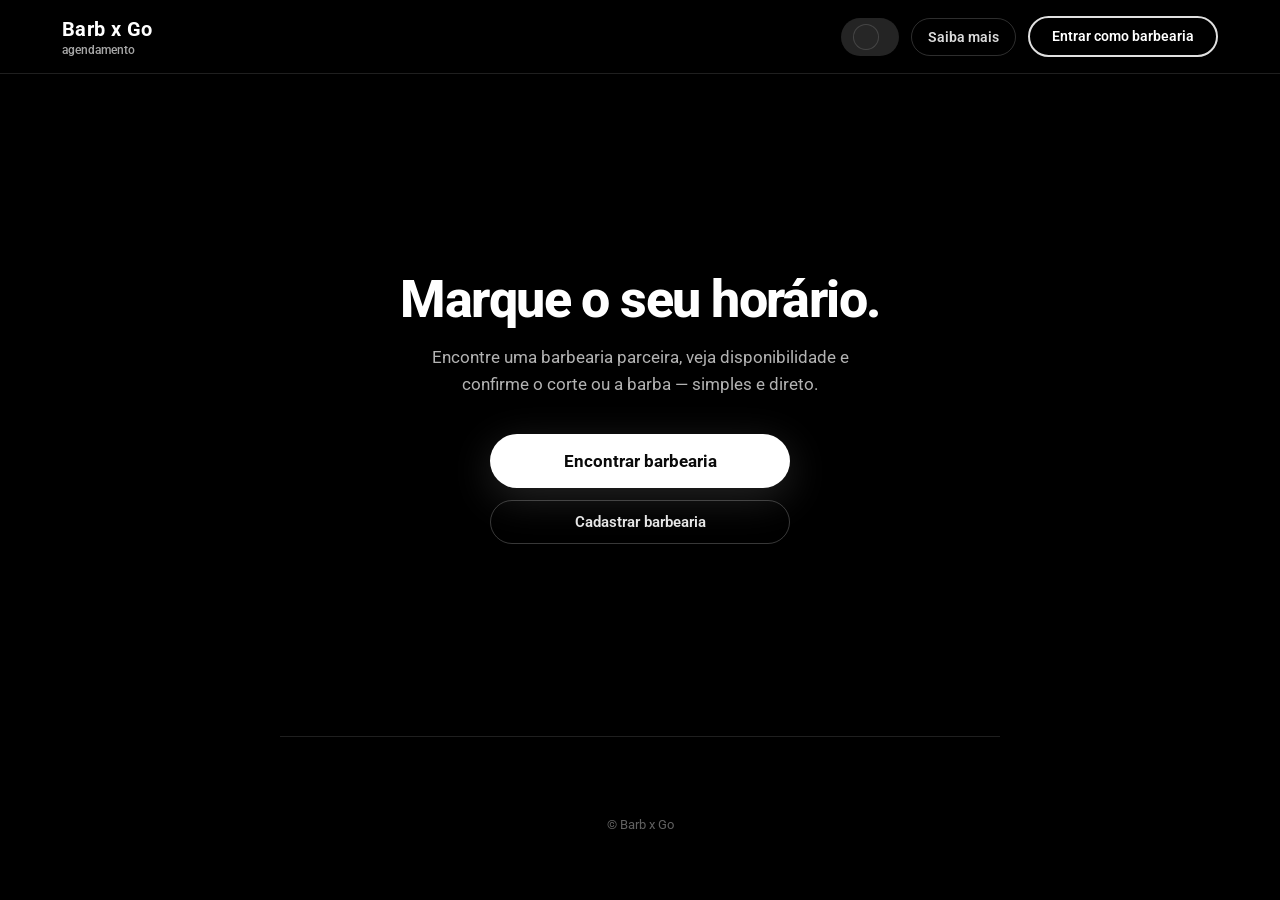
<file: index.html>
<!doctype html>
<html lang="pt-BR">
  <head>
    <meta charset="utf-8" />
    <meta name="viewport" content="width=device-width, initial-scale=1" />
    <title>Barb x Go</title>
    <link rel="preconnect" href="https://fonts.googleapis.com" />
    <link rel="preconnect" href="https://fonts.gstatic.com" crossorigin />
    <link
      href="https://fonts.googleapis.com/css2?family=Roboto:wght@400;500;700&display=swap"
      rel="stylesheet"
    />
    <!-- GitHub Pages (/(root)): o site real está em /public -->
    <link rel="stylesheet" href="./public/styles.css" />
    <script src="./public/schedule-engine.js"></script>
    <script src="./public/api.js"></script>
  </head>
  <body class="layout-landing">
    <header class="top-bar" id="siteHeader">
      <div class="top-bar-inner">
        <a href="./" class="brand" id="brandLink">
          <span class="brand-mark">Barb x Go</span>
          <span class="brand-sub">agendamento</span>
        </a>
        <div class="top-bar-right">
          <span id="shopBadge" class="shop-badge" hidden>
            <span class="shop-badge-avatar avatar-circle avatar-circle--sm" aria-hidden="true"></span>
            <span id="shopBadgeText"></span>
          </span>
          <a href="./public/about/" id="btnAbout" class="btn btn-landing-header-link">Saiba mais</a>
          <button type="button" id="btnLoginShop" class="btn btn-landing-header-login">
            <span class="btn-login-long">Entrar como barbearia</span>
            <span class="btn-login-short">Entrar</span>
          </button>
        </div>
      </div>
    </header>

    <main class="main">
      <!-- Página inicial: dono ou cliente -->
      <section id="homeLanding" class="landing-hero landing-page">
        <div id="landingHeroBlock" class="landing-hero-center">
          <h1 class="landing-hero-title">Marque o seu horário.</h1>
          <p class="landing-hero-tagline">
            Encontre uma barbearia parceira, veja disponibilidade e confirme o corte ou a barba — simples
            e direto.
          </p>
          <button type="button" id="btnFindShop" class="btn btn-landing-hero-cta">
            Encontrar barbearia
          </button>
          <button type="button" id="btnHeroRegisterShop" class="btn btn-landing-hero-secondary">
            Cadastrar barbearia
          </button>
        </div>

        <div id="loginCard" class="login-card landing-panel" hidden>
          <h2 class="subsection-title" id="loginCardTitle">Login da barbearia</h2>

          <div id="ownerLoginBlock">
            <label class="field">
              <span class="field-label">E-mail</span>
              <input id="ownerEmail" type="email" autocomplete="username" />
            </label>
            <label class="field">
              <span class="field-label">Senha</span>
              <input id="ownerPassword" type="password" autocomplete="current-password" />
            </label>
            <div class="row landing-login-row-main">
              <button type="button" id="ownerLoginSubmit" class="btn btn-filled">Entrar</button>
              <button type="button" id="ownerRecoverPasswordBtn" class="btn btn-landing-header-link landing-login-link">
                Recuperar senha
              </button>
            </div>
            <div class="landing-login-row-back">
              <button type="button" id="ownerLoginCancel" class="btn btn-outline btn-landing-login-back">
                Voltar
              </button>
            </div>
          </div>

          <div id="ownerRegisterBlock" hidden>
            <p class="muted owner-register-hint">
              Use o código de liberação que recebeu por e-mail. Cada cadastro na web gera um código novo —
              só quem receber o código atual consegue registar. O endereço pode ser preenchido depois, em
              «Localização», no painel.
            </p>
            <label class="field">
              <span class="field-label">Código de liberação</span>
              <input id="ownerRegCode" type="text" autocomplete="off" />
            </label>
            <label class="field">
              <span class="field-label">E-mail</span>
              <input id="ownerRegEmail" type="email" autocomplete="email" />
            </label>
            <label class="field">
              <span class="field-label">Senha</span>
              <input id="ownerRegPassword" type="password" autocomplete="new-password" minlength="6" />
            </label>
            <label class="field">
              <span class="field-label">Confirmar senha</span>
              <input id="ownerRegPasswordConfirm" type="password" autocomplete="new-password" minlength="6" />
            </label>
            <label class="field">
              <span class="field-label">Nome da barbearia</span>
              <input id="ownerRegShopName" type="text" autocomplete="organization" />
            </label>
            <label class="field">
              <span class="field-label">Telefone</span>
              <input id="ownerRegPhone" type="tel" autocomplete="tel" />
            </label>
            <div class="row landing-login-actions">
              <button type="button" id="ownerRegisterSubmit" class="btn btn-filled">Criar conta</button>
              <button type="button" id="ownerRegisterBackBtn" class="btn btn-outline">Voltar ao login</button>
            </div>
          </div>
        </div>

        <div id="findStub" class="find-stub landing-panel card-inner" hidden>
          <h2 class="subsection-title">Encontrar barbearia</h2>
          <p class="muted find-shop-intro">
            <strong>Por nome:</strong> pelo menos duas letras e <strong>Procurar</strong>.
            <strong>Perto de si:</strong> use a sua localização (o navegador pede permissão) e veja
            barbearias com endereço no mapa até ao raio escolhido.
          </p>
          <form id="findShopForm" class="find-shop-form">
            <label class="field find-shop-field">
              <span class="field-label">Nome da barbearia</span>
              <input
                id="findShopQuery"
                type="search"
                name="q"
                autocomplete="organization"
                placeholder="Ex.: JaBarber, cortes…"
                maxlength="80"
              />
            </label>
            <button type="submit" class="btn btn-filled find-shop-submit">Procurar</button>
          </form>
          <div class="find-shop-nearby">
            <label class="field find-shop-radius-field">
              <span class="field-label">Raio</span>
              <select id="findNearbyRadius" class="find-shop-radius">
                <option value="10">10 km</option>
                <option value="25">25 km</option>
                <option value="40" selected>40 km</option>
              </select>
            </label>
            <button type="button" id="findNearbyBtn" class="btn btn-outline find-nearby-btn">
              Usar a minha localização
            </button>
          </div>
          <p id="findShopStatus" class="muted find-shop-status" role="status" aria-live="polite"></p>
          <div id="findShopResults" class="find-shop-results" hidden></div>
          <button type="button" id="findStubBack" class="btn btn-outline find-shop-back">Voltar</button>
        </div>

        <div class="landing-extra landing-footer-info">
          <p class="landing-copyright">© Barb x Go</p>
        </div>

        <div id="homeStatus" class="msg landing-status-msg" role="status" aria-live="polite"></div>
      </section>
    </main>

    <noscript>Ative o JavaScript para usar o Barb x Go.</noscript>
    <script src="./public/app-rest.js?v=20260501"></script>
  </body>
</html>
</file>
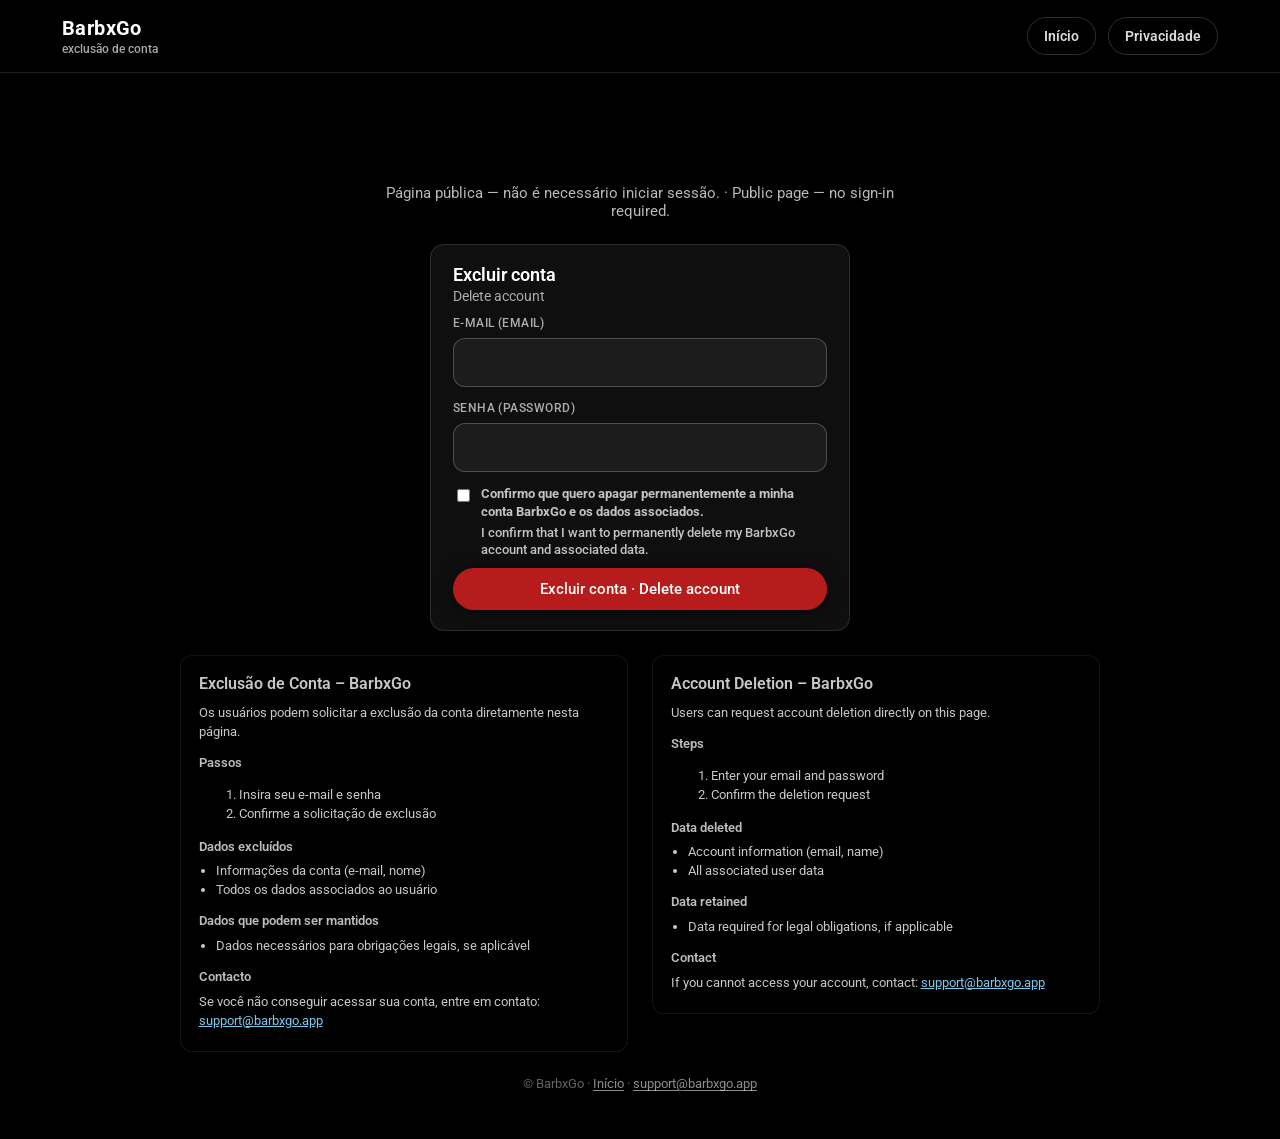
<file: public/DeleteAccount/index.html>
<!doctype html>
<html lang="pt-BR">
  <head>
    <meta charset="utf-8" />
    <meta name="viewport" content="width=device-width, initial-scale=1" />
    <meta name="theme-color" content="#000000" />
    <link rel="icon" type="image/png" href="../favicon.png" sizes="512x512" />
    <link rel="apple-touch-icon" href="../favicon.png" />
    <link rel="manifest" href="../site.webmanifest" />
    <title>Exclusão de conta · BarbxGo</title>
    <meta
      name="description"
      content="BarbxGo — solicitar exclusão permanente da conta e dos dados associados (PT/EN)."
    />
    <link rel="preconnect" href="https://fonts.googleapis.com" />
    <link rel="preconnect" href="https://fonts.gstatic.com" crossorigin />
    <link
      href="https://fonts.googleapis.com/css2?family=Roboto:wght@400;500;700&display=swap"
      rel="stylesheet"
    />
    <link rel="stylesheet" href="../styles.css" />
    <script src="../api.js"></script>
  </head>
  <body class="layout-landing delete-account-page">
    <header class="top-bar" id="siteHeader">
      <div class="top-bar-inner">
        <a href="../../" class="brand" id="brandLink">
          <span class="brand-mark">BarbxGo</span>
          <span class="brand-sub">exclusão de conta</span>
        </a>
        <div class="top-bar-right">
          <a href="../../" class="btn btn-landing-header-link">Início</a>
          <a href="../../privacy/" class="btn btn-landing-header-link">Privacidade</a>
        </div>
      </div>
    </header>

    <main class="main">
      <section class="landing-page about-page">
        <div class="landing-hero-center about-hero" style="padding-bottom: 0.5rem">
          <p class="delete-account-lead" style="max-width: 36rem; margin-left: auto; margin-right: auto">
            <span lang="pt-BR">Página pública — não é necessário iniciar sessão.</span>
            <span class="landing-copyright-sep" aria-hidden="true"> · </span>
            <span lang="en">Public page — no sign-in required.</span>
          </p>
        </div>

        <div class="delete-account-wrap">
          <form id="deleteAccountForm" class="delete-account-card" novalidate>
            <h1 class="subsection-title" style="margin-top: 0; font-size: 1.1rem">
              <span lang="pt-BR">Excluir conta</span>
              <span class="muted" style="font-weight: 400; display: block; font-size: 0.85rem; margin-top: 0.2rem">
                <span lang="en">Delete account</span>
              </span>
            </h1>

            <label class="field">
              <span class="field-label">E-mail <span lang="en">(email)</span></span>
              <input
                id="delEmail"
                name="email"
                type="email"
                autocomplete="username"
                required
                maxlength="320"
              />
            </label>
            <label class="field">
              <span class="field-label">Senha <span lang="en">(password)</span></span>
              <input
                id="delPassword"
                name="password"
                type="password"
                autocomplete="current-password"
                required
                minlength="1"
                maxlength="200"
              />
            </label>

            <label class="delete-account-confirm-row">
              <input id="delConfirm" type="checkbox" required />
              <span>
                <strong lang="pt-BR">Confirmo que quero apagar permanentemente a minha conta BarbxGo e os dados associados.</strong>
                <span lang="en" style="display: block; margin-top: 0.25rem; font-weight: 500">
                  I confirm that I want to permanently delete my BarbxGo account and associated data.
                </span>
              </span>
            </label>

            <button type="submit" id="delSubmit" class="btn btn-filled btn-delete-submit">
              Excluir conta · Delete account
            </button>
          </form>

          <div id="delMsg" class="delete-account-msg" role="status" aria-live="polite" hidden></div>

          <div class="delete-account-lang-toolbar" style="text-align: center; margin: 0.5rem 0 0">
            <span class="muted" style="font-size: 0.78rem">PT / EN</span>
            <div style="margin-top: 0.35rem">
              <button type="button" class="btn btn-outline btn-sm" id="tabShowBoth" style="margin: 0 4px">
                Ambos / Both
              </button>
              <button type="button" class="btn btn-outline btn-sm" id="tabShowPt" style="margin: 0 4px">PT</button>
              <button type="button" class="btn btn-outline btn-sm" id="tabShowEn" style="margin: 0 4px">EN</button>
            </div>
          </div>

          <div id="langGrid" class="delete-account-lang-grid" data-view="both">
            <div class="delete-account-lang-col delete-account-lang-col--pt" id="colPt" lang="pt-BR">
              <h2>Exclusão de Conta – BarbxGo</h2>
              <p>
                Os usuários podem solicitar a exclusão da conta diretamente nesta página.
              </p>
              <h3>Passos</h3>
              <ol>
                <li>Insira seu e-mail e senha</li>
                <li>Confirme a solicitação de exclusão</li>
              </ol>
              <h3>Dados excluídos</h3>
              <ul>
                <li>Informações da conta (e-mail, nome)</li>
                <li>Todos os dados associados ao usuário</li>
              </ul>
              <h3>Dados que podem ser mantidos</h3>
              <ul>
                <li>Dados necessários para obrigações legais, se aplicável</li>
              </ul>
              <h3>Contacto</h3>
              <p>
                Se você não conseguir acessar sua conta, entre em contato:
                <a href="mailto:support@barbxgo.app">support@barbxgo.app</a>
              </p>
            </div>

            <div class="delete-account-lang-col delete-account-lang-col--en" id="colEn" lang="en">
              <h2>Account Deletion – BarbxGo</h2>
              <p>Users can request account deletion directly on this page.</p>
              <h3>Steps</h3>
              <ol>
                <li>Enter your email and password</li>
                <li>Confirm the deletion request</li>
              </ol>
              <h3>Data deleted</h3>
              <ul>
                <li>Account information (email, name)</li>
                <li>All associated user data</li>
              </ul>
              <h3>Data retained</h3>
              <ul>
                <li>Data required for legal obligations, if applicable</li>
              </ul>
              <h3>Contact</h3>
              <p>
                If you cannot access your account, contact:
                <a href="mailto:support@barbxgo.app">support@barbxgo.app</a>
              </p>
            </div>
          </div>

          <p class="landing-copyright" style="margin-top: 1.5rem">
            © BarbxGo · <a href="../../">Início</a>
            <span class="landing-copyright-sep" aria-hidden="true"> · </span>
            <a href="mailto:support@barbxgo.app">support@barbxgo.app</a>
          </p>
        </div>
      </section>
    </main>

    <style>
      #langGrid[data-view="pt"] .delete-account-lang-col--en {
        display: none;
      }
      #langGrid[data-view="en"] .delete-account-lang-col--pt {
        display: none;
      }
      @media (min-width: 720px) {
        .delete-account-lang-toolbar {
          display: none;
        }
        #langGrid .delete-account-lang-col--pt,
        #langGrid .delete-account-lang-col--en {
          display: block !important;
        }
      }
    </style>

    <script>
      (function () {
        var grid = document.getElementById("langGrid");
        function setView(v) {
          if (!grid) return;
          grid.setAttribute("data-view", v);
        }
        var bBoth = document.getElementById("tabShowBoth");
        var bPt = document.getElementById("tabShowPt");
        var bEn = document.getElementById("tabShowEn");
        if (bBoth) bBoth.addEventListener("click", function () { setView("both"); });
        if (bPt) bPt.addEventListener("click", function () { setView("pt"); });
        if (bEn) bEn.addEventListener("click", function () { setView("en"); });

        var form = document.getElementById("deleteAccountForm");
        var msg = document.getElementById("delMsg");
        var btn = document.getElementById("delSubmit");

        function clearMsg() {
          if (!msg) return;
          msg.hidden = true;
          msg.textContent = "";
          msg.className = "delete-account-msg";
        }

        function showErr(textPt, textEn, withResetHint) {
          if (!msg) return;
          msg.hidden = false;
          msg.className = "delete-account-msg err";
          msg.innerHTML = "";
          var p1 = document.createElement("p");
          p1.lang = "pt-BR";
          p1.textContent = textPt;
          msg.appendChild(p1);
          var p2 = document.createElement("p");
          p2.lang = "en";
          p2.style.marginTop = "0.35rem";
          p2.textContent = textEn;
          msg.appendChild(p2);
          if (withResetHint) {
            var mail =
              "mailto:support@barbxgo.app?subject=" +
              encodeURIComponent("BarbxGo — redefinição de senha / password reset");
            var p3 = document.createElement("p");
            p3.lang = "pt-BR";
            p3.style.marginTop = "0.5rem";
            p3.appendChild(document.createTextNode("Esqueceu a senha ou não consegue entrar? Envie e-mail para "));
            var a = document.createElement("a");
            a.href = mail;
            a.textContent = "support@barbxgo.app";
            p3.appendChild(a);
            p3.appendChild(document.createTextNode(" para redefinição ou ajuda com acesso."));
            msg.appendChild(p3);
            var p4 = document.createElement("p");
            p4.lang = "en";
            p4.style.marginTop = "0.35rem";
            p4.appendChild(document.createTextNode("EN: Forgot your password or cannot sign in? Email "));
            var a2 = document.createElement("a");
            a2.href = mail;
            a2.textContent = "support@barbxgo.app";
            p4.appendChild(a2);
            p4.appendChild(document.createTextNode(" for a reset link or access help."));
            msg.appendChild(p4);
          }
        }

        function showOk() {
          if (!msg) return;
          msg.hidden = false;
          msg.className = "delete-account-msg ok";
          msg.innerHTML = "";
          var p1 = document.createElement("p");
          p1.lang = "pt-BR";
          p1.textContent =
            "Conta BarbxGo eliminada com sucesso. Os dados associados foram apagados, salvo o que a lei exija manter.";
          msg.appendChild(p1);
          var p2 = document.createElement("p");
          p2.lang = "en";
          p2.style.marginTop = "0.35rem";
          p2.textContent =
            "Your BarbxGo account was deleted. Associated data has been removed, except where we must retain it by law.";
          msg.appendChild(p2);
        }

        if (form && window.NaReguaApi && typeof NaReguaApi.deleteAccount === "function") {
          form.addEventListener("submit", function (e) {
            e.preventDefault();
            clearMsg();
            var email = (document.getElementById("delEmail") && document.getElementById("delEmail").value) || "";
            var password =
              (document.getElementById("delPassword") && document.getElementById("delPassword").value) || "";
            var chk = document.getElementById("delConfirm");
            if (!email.trim() || !password) {
              showErr("Preencha e-mail e senha.", "Please enter email and password.", false);
              return;
            }
            if (!chk || !chk.checked) {
              showErr(
                "Marque a confirmação para prosseguir.",
                "Please check the confirmation box to proceed.",
                false
              );
              return;
            }
            if (btn) btn.disabled = true;
            NaReguaApi.deleteAccount(email, password)
              .then(function () {
                try {
                  if (typeof NaReguaApi.setOwnerToken === "function") NaReguaApi.setOwnerToken("");
                } catch (_e) {}
                form.reset();
                showOk();
              })
              .catch(function (err) {
                var status = err && err.status;
                var wrong = status === 401 || status === 403 || status === 404;
                var m = (err && err.message) || "";
                if (wrong) {
                  showErr(
                    "Credenciais incorretas ou conta não encontrada. Verifique o e-mail e a senha.",
                    "Incorrect credentials or account not found. Check your email and password.",
                    true
                  );
                } else {
                  showErr(
                    "Não foi possível concluir a exclusão agora: " + m + " Se o problema continuar, contacte support@barbxgo.app.",
                    "We could not complete deletion right now: " +
                      m +
                      " If this persists, contact support@barbxgo.app.",
                    true
                  );
                }
              })
              .finally(function () {
                if (btn) btn.disabled = false;
              });
          });
        } else if (form) {
          form.addEventListener("submit", function (e) {
            e.preventDefault();
            showErr(
              "Erro de configuração: API indisponível nesta página.",
              "Configuration error: API not available on this page.",
              true
            );
          });
        }
      })();
    </script>
  </body>
</html>
</file>
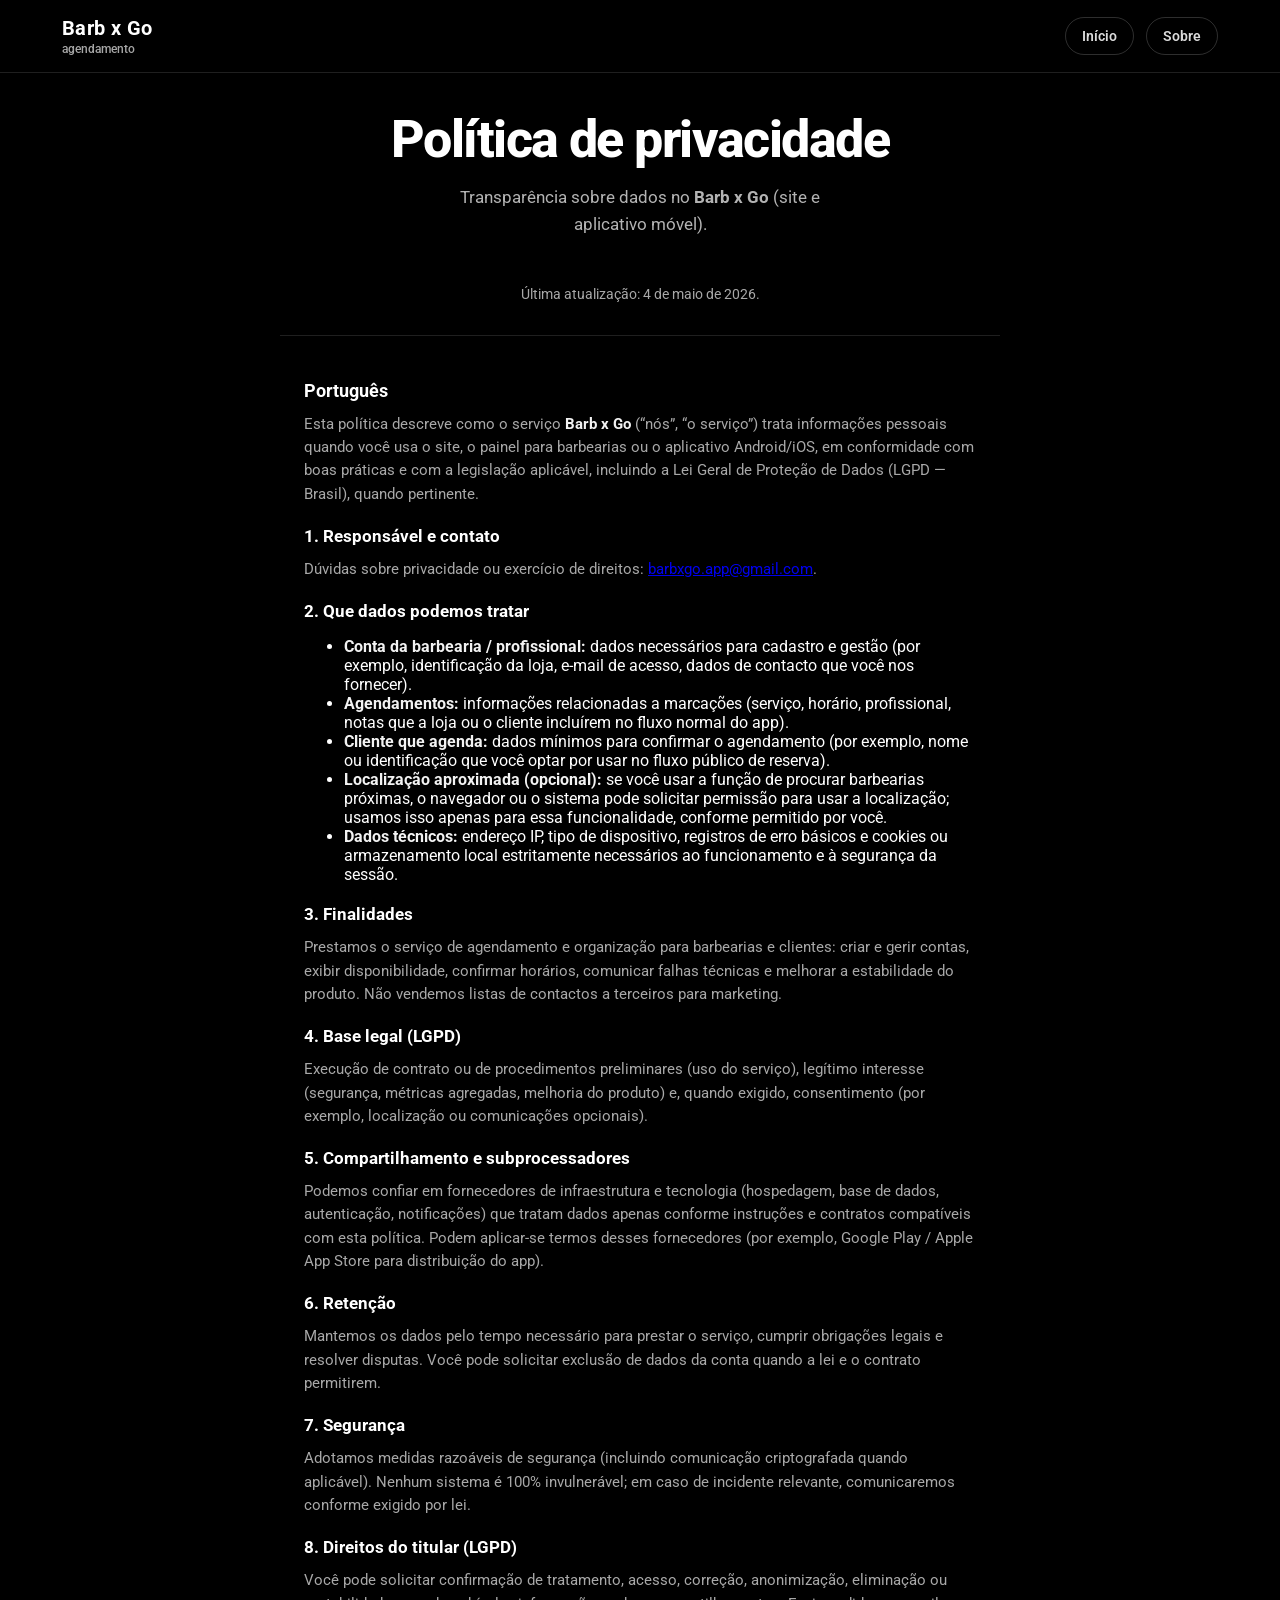
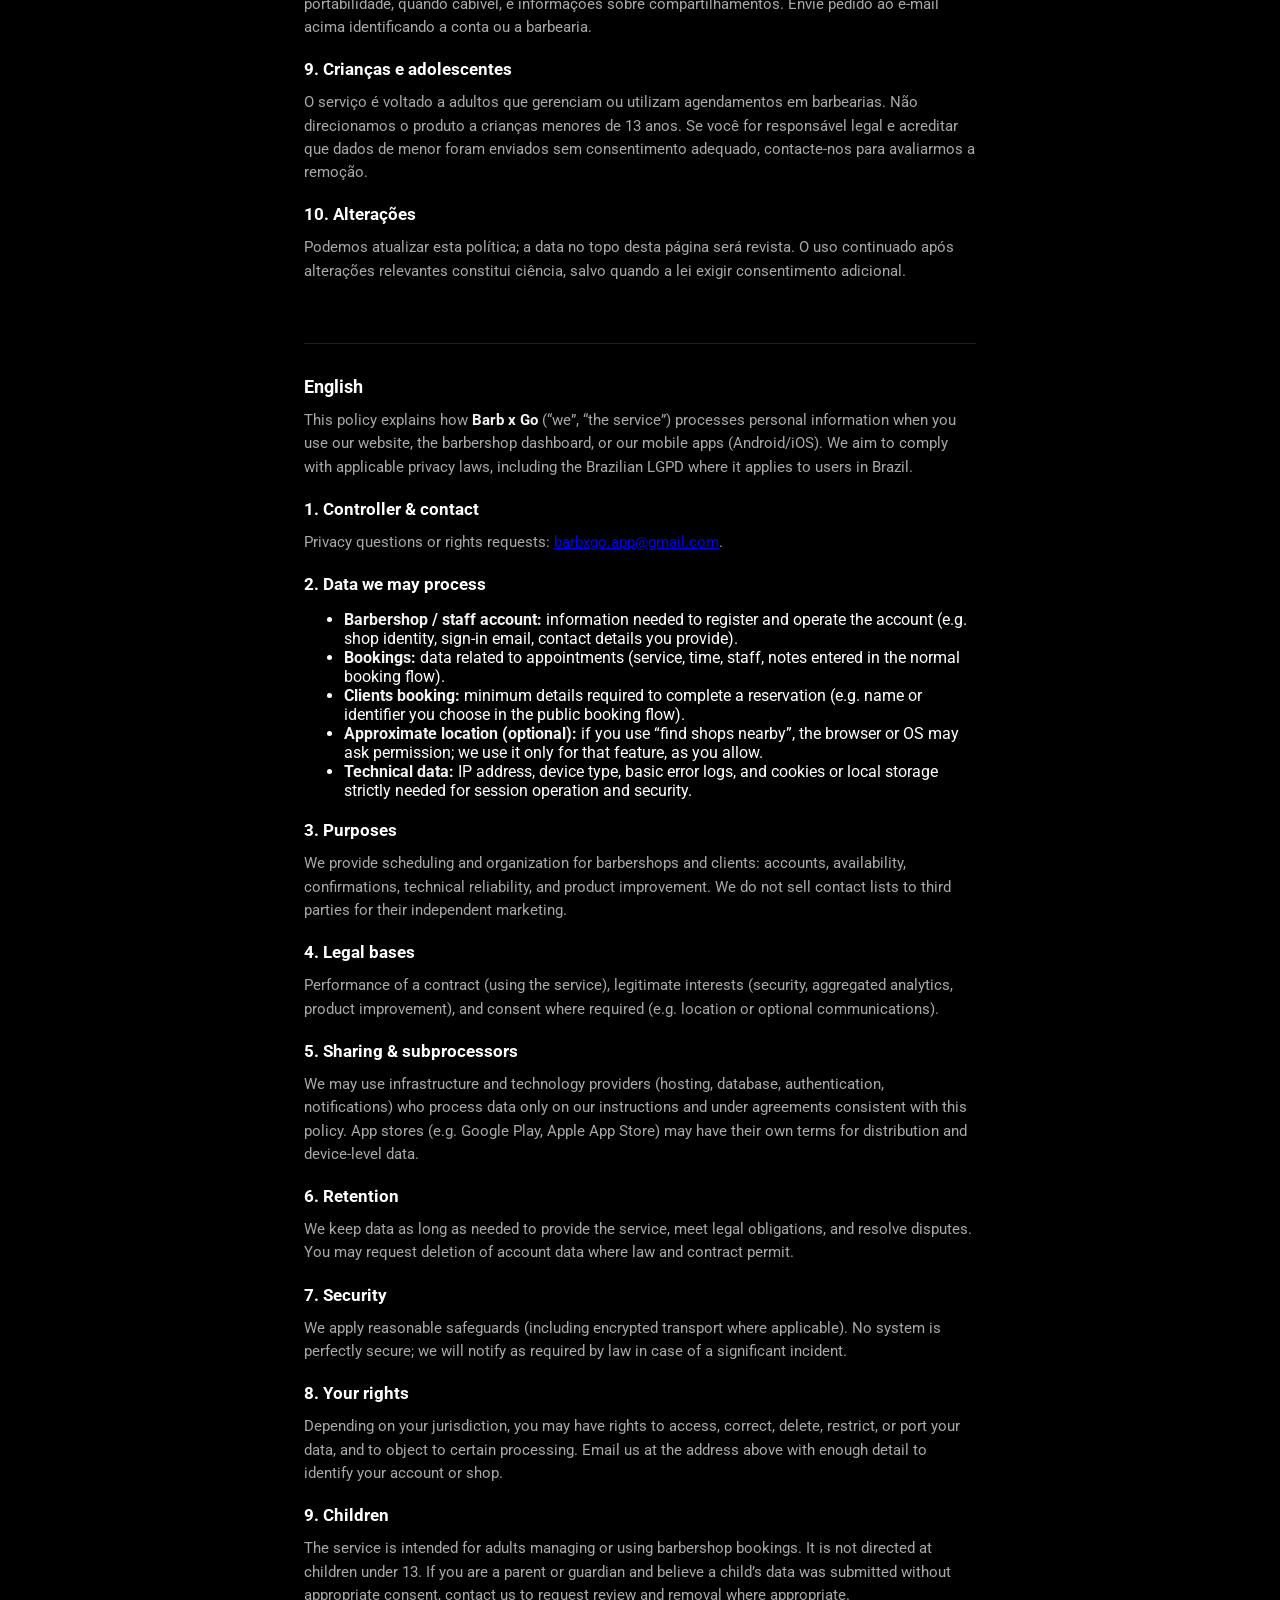
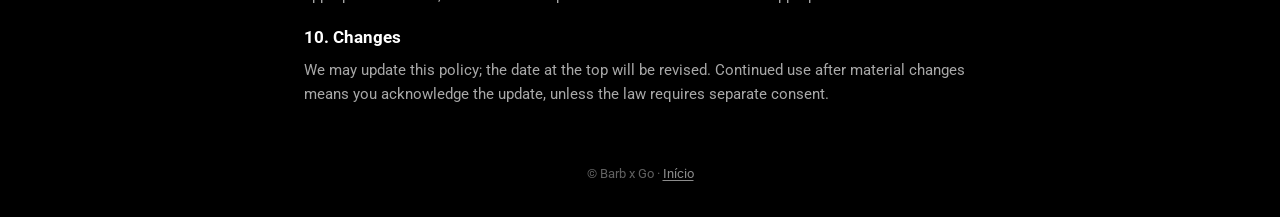
<file: public/privacy/index.html>
<!doctype html>
<html lang="pt-BR">
  <head>
    <meta charset="utf-8" />
    <meta name="viewport" content="width=device-width, initial-scale=1" />
    <meta name="theme-color" content="#000000" />
    <link rel="icon" type="image/png" href="../favicon.png" sizes="512x512" />
    <link rel="apple-touch-icon" href="../favicon.png" />
    <link rel="manifest" href="../site.webmanifest" />
    <title>Política de privacidade · Barb x Go</title>
    <meta
      name="description"
      content="Política de privacidade do Barb x Go (PT/EN) — uso de dados no site e no aplicativo."
    />
    <link rel="preconnect" href="https://fonts.googleapis.com" />
    <link rel="preconnect" href="https://fonts.gstatic.com" crossorigin />
    <link
      href="https://fonts.googleapis.com/css2?family=Roboto:wght@400;500;700&display=swap"
      rel="stylesheet"
    />
    <link rel="stylesheet" href="../styles.css" />
  </head>
  <body class="layout-landing">
    <header class="top-bar" id="siteHeader">
      <div class="top-bar-inner">
        <a href="../../" class="brand" id="brandLink">
          <span class="brand-mark">Barb x Go</span>
          <span class="brand-sub">agendamento</span>
        </a>
        <div class="top-bar-right">
          <a href="../../" class="btn btn-landing-header-link">Início</a>
          <a href="../../about/" class="btn btn-landing-header-link">Sobre</a>
        </div>
      </div>
    </header>

    <main class="main">
      <section class="landing-page about-page">
        <div class="landing-hero-center about-hero">
          <h1 class="landing-hero-title">Política de privacidade</h1>
          <p class="landing-hero-tagline">
            Transparência sobre dados no <strong>Barb x Go</strong> (site e aplicativo móvel).
          </p>
          <p class="muted" style="margin-top: 0.75rem">
            Última atualização: <time datetime="2026-05-04">4 de maio de 2026</time>.
          </p>
        </div>

        <div class="landing-extra landing-footer-info about-content">
          <article class="landing-block landing-about" lang="pt-BR" aria-labelledby="privacy-pt-title">
            <h2 class="landing-block-title" id="privacy-pt-title">Português</h2>
            <p>
              Esta política descreve como o serviço <strong>Barb x Go</strong> (“nós”, “o serviço”) trata
              informações pessoais quando você usa o site, o painel para barbearias ou o aplicativo
              Android/iOS, em conformidade com boas práticas e com a legislação aplicável, incluindo a
              Lei Geral de Proteção de Dados (LGPD — Brasil), quando pertinente.
            </p>

            <h3 class="landing-block-title" style="font-size: 1.05rem; margin-top: 1.25rem">
              1. Responsável e contato
            </h3>
            <p>
              Dúvidas sobre privacidade ou exercício de direitos:
              <a href="mailto:barbxgo.app@gmail.com">barbxgo.app@gmail.com</a>.
            </p>

            <h3 class="landing-block-title" style="font-size: 1.05rem; margin-top: 1.25rem">
              2. Que dados podemos tratar
            </h3>
            <ul>
              <li>
                <strong>Conta da barbearia / profissional:</strong> dados necessários para cadastro e
                gestão (por exemplo, identificação da loja, e-mail de acesso, dados de contacto que
                você nos fornecer).
              </li>
              <li>
                <strong>Agendamentos:</strong> informações relacionadas a marcações (serviço, horário,
                profissional, notas que a loja ou o cliente incluírem no fluxo normal do app).
              </li>
              <li>
                <strong>Cliente que agenda:</strong> dados mínimos para confirmar o agendamento (por
                exemplo, nome ou identificação que você optar por usar no fluxo público de reserva).
              </li>
              <li>
                <strong>Localização aproximada (opcional):</strong> se você usar a função de procurar
                barbearias próximas, o navegador ou o sistema pode solicitar permissão para usar a
                localização; usamos isso apenas para essa funcionalidade, conforme permitido por você.
              </li>
              <li>
                <strong>Dados técnicos:</strong> endereço IP, tipo de dispositivo, registros de erro
                básicos e cookies ou armazenamento local estritamente necessários ao funcionamento e à
                segurança da sessão.
              </li>
            </ul>

            <h3 class="landing-block-title" style="font-size: 1.05rem; margin-top: 1.25rem">
              3. Finalidades
            </h3>
            <p>
              Prestamos o serviço de agendamento e organização para barbearias e clientes: criar e
              gerir contas, exibir disponibilidade, confirmar horários, comunicar falhas técnicas e
              melhorar a estabilidade do produto. Não vendemos listas de contactos a terceiros para
              marketing.
            </p>

            <h3 class="landing-block-title" style="font-size: 1.05rem; margin-top: 1.25rem">
              4. Base legal (LGPD)
            </h3>
            <p>
              Execução de contrato ou de procedimentos preliminares (uso do serviço), legítimo
              interesse (segurança, métricas agregadas, melhoria do produto) e, quando exigido,
              consentimento (por exemplo, localização ou comunicações opcionais).
            </p>

            <h3 class="landing-block-title" style="font-size: 1.05rem; margin-top: 1.25rem">
              5. Compartilhamento e subprocessadores
            </h3>
            <p>
              Podemos confiar em fornecedores de infraestrutura e tecnologia (hospedagem, base de
              dados, autenticação, notificações) que tratam dados apenas conforme instruções e contratos
              compatíveis com esta política. Podem aplicar-se termos desses fornecedores (por exemplo,
              Google Play / Apple App Store para distribuição do app).
            </p>

            <h3 class="landing-block-title" style="font-size: 1.05rem; margin-top: 1.25rem">
              6. Retenção
            </h3>
            <p>
              Mantemos os dados pelo tempo necessário para prestar o serviço, cumprir obrigações legais
              e resolver disputas. Você pode solicitar exclusão de dados da conta quando a lei e o
              contrato permitirem.
            </p>

            <h3 class="landing-block-title" style="font-size: 1.05rem; margin-top: 1.25rem">
              7. Segurança
            </h3>
            <p>
              Adotamos medidas razoáveis de segurança (incluindo comunicação criptografada quando
              aplicável). Nenhum sistema é 100% invulnerável; em caso de incidente relevante,
              comunicaremos conforme exigido por lei.
            </p>

            <h3 class="landing-block-title" style="font-size: 1.05rem; margin-top: 1.25rem">
              8. Direitos do titular (LGPD)
            </h3>
            <p>
              Você pode solicitar confirmação de tratamento, acesso, correção, anonimização, eliminação
              ou portabilidade, quando cabível, e informações sobre compartilhamentos. Envie pedido ao
              e-mail acima identificando a conta ou a barbearia.
            </p>

            <h3 class="landing-block-title" style="font-size: 1.05rem; margin-top: 1.25rem">
              9. Crianças e adolescentes
            </h3>
            <p>
              O serviço é voltado a adultos que gerenciam ou utilizam agendamentos em barbearias. Não
              direcionamos o produto a crianças menores de 13 anos. Se você for responsável legal e
              acreditar que dados de menor foram enviados sem consentimento adequado, contacte-nos para
              avaliarmos a remoção.
            </p>

            <h3 class="landing-block-title" style="font-size: 1.05rem; margin-top: 1.25rem">
              10. Alterações
            </h3>
            <p>
              Podemos atualizar esta política; a data no topo desta página será revista. O uso continuado
              após alterações relevantes constitui ciência, salvo quando a lei exigir consentimento
              adicional.
            </p>
          </article>

          <article
            class="landing-block landing-about"
            lang="en"
            id="privacy-en"
            aria-labelledby="privacy-en-title"
            style="margin-top: 2rem; padding-top: 2rem; border-top: 1px solid rgba(255, 255, 255, 0.12)"
          >
            <h2 class="landing-block-title" id="privacy-en-title">English</h2>
            <p>
              This policy explains how <strong>Barb x Go</strong> (“we”, “the service”) processes
              personal information when you use our website, the barbershop dashboard, or our mobile
              apps (Android/iOS). We aim to comply with applicable privacy laws, including the Brazilian
              LGPD where it applies to users in Brazil.
            </p>

            <h3 class="landing-block-title" style="font-size: 1.05rem; margin-top: 1.25rem">
              1. Controller &amp; contact
            </h3>
            <p>
              Privacy questions or rights requests:
              <a href="mailto:barbxgo.app@gmail.com">barbxgo.app@gmail.com</a>.
            </p>

            <h3 class="landing-block-title" style="font-size: 1.05rem; margin-top: 1.25rem">
              2. Data we may process
            </h3>
            <ul>
              <li>
                <strong>Barbershop / staff account:</strong> information needed to register and operate
                the account (e.g. shop identity, sign-in email, contact details you provide).
              </li>
              <li>
                <strong>Bookings:</strong> data related to appointments (service, time, staff, notes
                entered in the normal booking flow).
              </li>
              <li>
                <strong>Clients booking:</strong> minimum details required to complete a reservation (e.g.
                name or identifier you choose in the public booking flow).
              </li>
              <li>
                <strong>Approximate location (optional):</strong> if you use “find shops nearby”, the
                browser or OS may ask permission; we use it only for that feature, as you allow.
              </li>
              <li>
                <strong>Technical data:</strong> IP address, device type, basic error logs, and cookies or
                local storage strictly needed for session operation and security.
              </li>
            </ul>

            <h3 class="landing-block-title" style="font-size: 1.05rem; margin-top: 1.25rem">
              3. Purposes
            </h3>
            <p>
              We provide scheduling and organization for barbershops and clients: accounts,
              availability, confirmations, technical reliability, and product improvement. We do not
              sell contact lists to third parties for their independent marketing.
            </p>

            <h3 class="landing-block-title" style="font-size: 1.05rem; margin-top: 1.25rem">
              4. Legal bases
            </h3>
            <p>
              Performance of a contract (using the service), legitimate interests (security, aggregated
              analytics, product improvement), and consent where required (e.g. location or optional
              communications).
            </p>

            <h3 class="landing-block-title" style="font-size: 1.05rem; margin-top: 1.25rem">
              5. Sharing &amp; subprocessors
            </h3>
            <p>
              We may use infrastructure and technology providers (hosting, database, authentication,
              notifications) who process data only on our instructions and under agreements consistent
              with this policy. App stores (e.g. Google Play, Apple App Store) may have their own terms
              for distribution and device-level data.
            </p>

            <h3 class="landing-block-title" style="font-size: 1.05rem; margin-top: 1.25rem">
              6. Retention
            </h3>
            <p>
              We keep data as long as needed to provide the service, meet legal obligations, and resolve
              disputes. You may request deletion of account data where law and contract permit.
            </p>

            <h3 class="landing-block-title" style="font-size: 1.05rem; margin-top: 1.25rem">
              7. Security
            </h3>
            <p>
              We apply reasonable safeguards (including encrypted transport where applicable). No system
              is perfectly secure; we will notify as required by law in case of a significant incident.
            </p>

            <h3 class="landing-block-title" style="font-size: 1.05rem; margin-top: 1.25rem">
              8. Your rights
            </h3>
            <p>
              Depending on your jurisdiction, you may have rights to access, correct, delete, restrict, or
              port your data, and to object to certain processing. Email us at the address above with
              enough detail to identify your account or shop.
            </p>

            <h3 class="landing-block-title" style="font-size: 1.05rem; margin-top: 1.25rem">
              9. Children
            </h3>
            <p>
              The service is intended for adults managing or using barbershop bookings. It is not
              directed at children under 13. If you are a parent or guardian and believe a child’s data
              was submitted without appropriate consent, contact us to request review and removal where
              appropriate.
            </p>

            <h3 class="landing-block-title" style="font-size: 1.05rem; margin-top: 1.25rem">
              10. Changes
            </h3>
            <p>
              We may update this policy; the date at the top will be revised. Continued use after
              material changes means you acknowledge the update, unless the law requires separate
              consent.
            </p>
          </article>

          <p class="landing-copyright" style="margin-top: 2rem">
            © Barb x Go · <a href="../../">Início</a>
          </p>
        </div>
      </section>
    </main>
  </body>
</html>
</file>
<file: public/styles.css>
/* Tema escuro global (fundo preto, texto claro — alinhado à landing) */
:root {
  --md-sys-color-primary: #ffffff;
  --md-sys-color-on-primary: #0a0a0a;
  --md-sys-color-surface: #141414;
  --md-sys-color-surface-container: #1c1c1c;
  --md-sys-color-surface-container-high: #262626;
  --md-sys-color-on-surface: #ffffff;
  --md-sys-color-on-surface-variant: rgba(255, 255, 255, 0.66);
  --md-sys-color-outline: rgba(255, 255, 255, 0.22);
  --danger: #ff8a80;
  --ok: #a5d6a7;
  --font: "Roboto", system-ui, sans-serif;
}

* {
  box-sizing: border-box;
}

html {
  font-size: 16px;
}

body {
  margin: 0;
  min-height: 100vh;
  font-family: var(--font);
  background: #000000;
  color: var(--md-sys-color-on-surface);
}

/* Landing: fundo preto / texto claro (hero central + entrar no topo) */
body.layout-landing {
  background: #000000;
  color: #ffffff;
}

body.layout-landing .site-footer-minimal {
  display: none;
}

body.layout-landing .top-bar {
  background: rgba(0, 0, 0, 0.92);
  -webkit-backdrop-filter: blur(10px);
  backdrop-filter: blur(10px);
  box-shadow: 0 6px 24px rgba(0, 0, 0, 0.45);
  position: fixed;
  top: 0;
  left: 0;
  right: 0;
  z-index: 100;
  border-bottom: 1px solid rgba(255, 255, 255, 0.12);
}

body.layout-landing .top-bar-inner {
  max-width: 1200px;
  padding: 16px 22px;
}

body.layout-landing .brand {
  color: #ffffff;
}

body.layout-landing .brand-sub {
  opacity: 0.65;
}

body.layout-landing .shop-badge {
  background: rgba(255, 255, 255, 0.14);
  color: #ffffff;
}

body.layout-landing .btn-landing-header-login {
  background: transparent;
  color: #ffffff;
  border: 2px solid rgba(255, 255, 255, 0.88);
  box-shadow: none;
  padding: 10px 22px;
  border-radius: 999px;
  font-size: 0.9rem;
  font-weight: 600;
}

body.layout-landing .btn-landing-header-login:hover {
  background: rgba(255, 255, 255, 0.08);
  filter: none;
}

body.layout-landing .btn-landing-header-link {
  background: transparent;
  color: rgba(255, 255, 255, 0.86);
  border: 1px solid rgba(255, 255, 255, 0.18);
  box-shadow: none;
  padding: 10px 16px;
  border-radius: 999px;
  font-size: 0.88rem;
  font-weight: 600;
  text-decoration: none;
}

body.layout-landing .btn-landing-header-link:hover {
  background: rgba(255, 255, 255, 0.08);
  color: #ffffff;
}

body.layout-landing .btn-login-short {
  display: none;
}

@media (max-width: 540px) {
  body.layout-landing .btn-login-long {
    display: none;
  }
  body.layout-landing .btn-login-short {
    display: inline;
  }
}

body.layout-app .btn-landing-header-login {
  display: none;
}

body.layout-app .btn-landing-header-link {
  display: none;
}

body.layout-landing .main {
  max-width: none;
  margin: 0;
  padding: 0;
  width: 100%;
}

body.layout-landing .landing-page {
  min-height: 100vh;
  display: flex;
  flex-direction: column;
  padding: 0;
  margin: 0;
  background: transparent;
  border: none;
  box-shadow: none;
  border-radius: 0;
}

/*
  Com [hidden], o UA usa display:none — mas regras nossas como .landing-page { display:flex }
  podem ganhar por especificidade e a landing continua por cima do painel do dono (ecrã “vazio”).
*/
#homeLanding[hidden],
#app[hidden],
#ownerPortal[hidden],
.owner-panel[hidden] {
  display: none !important;
}

body.layout-landing .landing-hero-center {
  flex: 1;
  display: flex;
  flex-direction: column;
  align-items: center;
  justify-content: center;
  text-align: center;
  /* espaço para o header fixo no topo */
  padding: 120px 24px 40px;
  max-width: 560px;
  margin: 0 auto;
  width: 100%;
}

body.layout-landing .landing-hero-title {
  margin: 0 0 16px;
  font-size: clamp(2rem, 6vw, 3.25rem);
  font-weight: 800;
  letter-spacing: -0.03em;
  line-height: 1.08;
  color: #ffffff;
}

body.layout-landing .landing-hero-tagline {
  margin: 0 0 36px;
  font-size: 1.08rem;
  line-height: 1.55;
  color: rgba(255, 255, 255, 0.7);
  max-width: 420px;
}

body.layout-landing .btn-landing-hero-cta {
  background: #ffffff;
  color: #0a0a0a;
  border: none;
  border-radius: 999px;
  padding: 17px 42px;
  font-size: 1.06rem;
  font-weight: 700;
  box-shadow: 0 10px 40px rgba(255, 255, 255, 0.14);
  min-width: min(100%, 300px);
}

body.layout-landing .btn-landing-hero-cta:hover {
  filter: brightness(0.96);
  transform: translateY(-2px);
}

body.layout-landing .btn-landing-hero-secondary {
  margin-top: 12px;
  background: transparent;
  color: rgba(255, 255, 255, 0.9);
  border: 1px solid rgba(255, 255, 255, 0.22);
  border-radius: 999px;
  padding: 12px 28px;
  font-weight: 600;
  text-decoration: none;
  min-width: min(100%, 300px);
}

body.layout-landing .btn-landing-hero-secondary:hover {
  background: rgba(255, 255, 255, 0.08);
}

body.layout-landing .about-hero {
  padding-top: 112px;
  padding-bottom: 32px;
}

body.layout-landing .about-content {
  padding-top: 28px;
}

body.layout-landing .landing-panel {
  max-width: 480px;
  margin: 0 auto 28px;
  padding: 26px 22px;
  background: rgba(255, 255, 255, 0.06);
  border: 1px solid rgba(255, 255, 255, 0.12);
  border-radius: 18px;
  -webkit-backdrop-filter: blur(14px);
  backdrop-filter: blur(14px);
}

body.layout-landing .landing-panel .subsection-title {
  color: #ffffff;
}

body.layout-landing .landing-panel .field-label,
body.layout-landing .landing-panel .find-shop-intro {
  color: rgba(255, 255, 255, 0.88);
}

body.layout-landing .landing-panel input,
body.layout-landing .landing-panel select {
  background: rgba(0, 0, 0, 0.4);
  border-color: rgba(255, 255, 255, 0.28);
  color: #ffffff;
}

body.layout-landing .landing-panel .btn-outline {
  border-color: rgba(255, 255, 255, 0.45);
  color: #ffffff;
}

body.layout-landing .landing-panel .btn-outline:hover {
  background: rgba(255, 255, 255, 0.08);
}

body.layout-landing .landing-panel .btn-filled {
  background: #ffffff;
  color: #0a0a0a;
  box-shadow: none;
}

body.layout-landing .landing-footer-info {
  border-top: 1px solid rgba(255, 255, 255, 0.12);
  margin-top: auto;
  padding: 44px 24px 36px;
  max-width: 720px;
  margin-left: auto;
  margin-right: auto;
  width: 100%;
}

body.layout-landing .landing-block-title {
  color: #ffffff;
}

body.layout-landing .landing-block p,
body.layout-landing .landing-contact-hint {
  color: rgba(255, 255, 255, 0.66);
}

body.layout-landing .landing-block strong {
  color: rgba(255, 255, 255, 0.95);
}

body.layout-landing .landing-copyright {
  margin: 36px 0 0;
  text-align: center;
  font-size: 0.8rem;
  color: rgba(255, 255, 255, 0.38);
}

body.layout-landing .landing-copyright a {
  color: rgba(255, 255, 255, 0.55);
  text-decoration: underline;
  text-underline-offset: 2px;
}

body.layout-landing .landing-copyright a:hover {
  color: rgba(255, 255, 255, 0.85);
}

/* Rodapé da página Sobre: cartão único, grelha, ícones sociais */
.about-page-footer {
  width: 100%;
  margin: 0;
  padding: 0;
  border: none;
}

body.layout-landing .about-footer-card {
  margin-top: 8px;
  background: rgba(255, 255, 255, 0.06);
  border: 1px solid rgba(255, 255, 255, 0.12);
  border-radius: 18px;
  padding: 26px 22px 24px;
  -webkit-backdrop-filter: blur(12px);
  backdrop-filter: blur(12px);
}

.about-footer-grid {
  display: grid;
  grid-template-columns: 1fr;
  gap: 28px;
}

@media (min-width: 640px) {
  .about-footer-grid {
    grid-template-columns: minmax(0, 1fr) minmax(0, 1.25fr);
    gap: 32px 44px;
    align-items: start;
  }
}

.about-footer-title.landing-block-title {
  margin-bottom: 6px;
  color: #ffffff;
}

.about-footer-lead {
  margin: 0 0 14px;
  font-size: 0.88rem;
  line-height: 1.45;
}

body.layout-landing .about-footer-lead.muted {
  color: rgba(255, 255, 255, 0.55);
}

.about-social-list {
  display: flex;
  flex-direction: row;
  flex-wrap: wrap;
  align-items: center;
  gap: 12px;
  list-style: none;
  margin: 0;
  padding: 0;
}

.about-social-link {
  display: inline-flex;
  align-items: center;
  justify-content: center;
  width: 52px;
  height: 52px;
  border-radius: 14px;
  background: rgba(255, 255, 255, 0.08);
  border: 1px solid rgba(255, 255, 255, 0.16);
  color: #ffffff;
  text-decoration: none;
  transition:
    background 0.18s ease,
    transform 0.18s ease,
    border-color 0.18s ease;
}

.about-social-link:hover {
  background: rgba(255, 255, 255, 0.14);
  border-color: rgba(255, 255, 255, 0.28);
  transform: translateY(-2px);
}

.about-social-link:focus-visible {
  outline: 2px solid rgba(255, 255, 255, 0.85);
  outline-offset: 3px;
}

.about-social-icon {
  width: 26px;
  height: 26px;
  display: block;
}

.about-footer-cell--apps .about-store-badges {
  display: flex;
  flex-wrap: wrap;
  align-items: flex-start;
  gap: 14px 18px;
}

.about-badge-wrap {
  display: flex;
  flex-direction: column;
  align-items: center;
  gap: 5px;
}

.about-badge-label {
  font-size: 0.72rem;
  font-weight: 600;
  color: rgba(255, 255, 255, 0.75);
  letter-spacing: 0.03em;
  text-transform: uppercase;
}

.about-badge-label--muted {
  font-style: italic;
  font-weight: 500;
  color: rgba(255, 255, 255, 0.4);
  text-transform: none;
}

.about-badge-appstore {
  height: 48px;
  width: auto;
  display: block;
  border-radius: 7px;
  opacity: 0.95;
}

.about-badge-play {
  height: 48px;
  width: auto;
  display: block;
  border-radius: 7px;
  opacity: 0.95;
  transition: opacity 0.15s, transform 0.15s;
}

.about-footer-cell--apps a:hover .about-badge-play {
  opacity: 1;
  transform: scale(1.03);
}

.about-badge-appstore--soon {
  opacity: 0.45;
  filter: grayscale(0.4);
  cursor: default;
  pointer-events: none;
}

.about-coming-soon {
  margin: 14px 0 0;
  font-family: "Roboto", system-ui, -apple-system, "Segoe UI", sans-serif;
  font-size: 0.87rem;
  font-weight: 500;
  font-style: italic;
  color: rgba(255, 255, 255, 0.48);
  letter-spacing: 0.03em;
}

body.layout-landing .landing-status-msg {
  text-align: center;
  padding: 0 24px 20px;
  color: rgba(255, 255, 255, 0.72);
}

body.layout-landing .landing-status-msg.err {
  color: #ff8a80;
}

body.layout-landing .find-shop-status {
  color: rgba(255, 255, 255, 0.65);
}

body.layout-landing .find-shop-status.err {
  color: #ff8a80;
}

body.layout-landing .find-shop-result-btn {
  background: rgba(255, 255, 255, 0.07);
  border-color: rgba(255, 255, 255, 0.18);
  color: #ffffff;
}

body.layout-landing .find-shop-result-btn:hover:not(:disabled) {
  background: rgba(255, 255, 255, 0.12);
}

body.layout-landing .find-shop-result-url {
  color: rgba(255, 255, 255, 0.45);
}

body.layout-landing .landing-contact-email-line {
  color: rgba(255, 255, 255, 0.55);
}

body.layout-landing .landing-contact-btn.btn-filled {
  background: #ffffff;
  color: #0a0a0a;
}

.top-bar {
  background: #000000;
  color: #ffffff;
  border-bottom: 1px solid rgba(255, 255, 255, 0.1);
  box-shadow: none;
}

.top-bar-inner {
  max-width: 960px;
  margin: 0 auto;
  padding: 14px 20px;
  display: flex;
  align-items: center;
  justify-content: space-between;
  gap: 12px;
}

.brand {
  text-decoration: none;
  color: inherit;
  display: flex;
  flex-direction: column;
  gap: 2px;
}

.brand-mark {
  font-weight: 700;
  font-size: 1.25rem;
  letter-spacing: 0.02em;
}

.brand-sub {
  font-size: 0.75rem;
  opacity: 0.9;
  font-weight: 500;
}

.top-bar-right {
  display: flex;
  align-items: center;
  gap: 12px;
  flex-wrap: wrap;
  justify-content: flex-end;
}

.shop-badge {
  font-size: 0.875rem;
  font-weight: 500;
  background: rgba(255, 255, 255, 0.2);
  padding: 6px 12px;
  border-radius: 999px;
  max-width: 240px;
  white-space: nowrap;
  overflow: hidden;
  text-overflow: ellipsis;
}

.shop-badge {
  display: inline-flex;
  align-items: center;
  gap: 8px;
}

.booking-head-row {
  display: flex;
  align-items: center;
  gap: 12px;
}

.booking-selected-barber {
  padding: 14px 16px;
}

.booking-selected-barber-row {
  display: flex;
  align-items: center;
  gap: 12px;
}

.booking-selected-barber-main {
  display: flex;
  flex-direction: column;
  gap: 2px;
  min-width: 0;
}

.booking-selected-barber-main strong {
  font-size: 1rem;
}

/* Avatar circles (shop + barber) */
.avatar-circle {
  width: 56px;
  height: 56px;
  border-radius: 999px;
  display: inline-flex;
  align-items: center;
  justify-content: center;
  background: var(--md-sys-color-surface-container-high);
  border: 1px solid rgba(255, 255, 255, 0.14);
  color: var(--md-sys-color-on-surface);
  font-weight: 700;
  overflow: hidden;
  flex: 0 0 auto;
}

.avatar-circle--sm {
  width: 26px;
  height: 26px;
  font-size: 0.75rem;
}

.avatar-circle--md {
  width: 44px;
  height: 44px;
  font-size: 1rem;
}

.avatar-circle img {
  width: 100%;
  height: 100%;
  object-fit: cover;
  display: block;
}

.main {
  max-width: 960px;
  margin: 0 auto;
  padding: 24px 20px 48px;
}

.card {
  background: var(--md-sys-color-surface);
  border-radius: 16px;
  padding: 20px 20px;
  margin-bottom: 16px;
  box-shadow: 0 4px 24px rgba(0, 0, 0, 0.45);
  border: 1px solid rgba(255, 255, 255, 0.1);
}

.title {
  margin: 0 0 8px;
  font-size: 1.75rem;
  font-weight: 700;
  color: var(--md-sys-color-primary);
}

.lead {
  margin: 0 0 20px;
  color: var(--md-sys-color-on-surface-variant);
  line-height: 1.5;
  font-size: 0.95rem;
}

/* Página inicial — lista de barbearias */
.landing-hero {
  padding-top: 28px;
  padding-bottom: 28px;
}

.landing-kicker {
  margin: 0 0 8px;
  font-size: 0.8rem;
  font-weight: 600;
  text-transform: uppercase;
  letter-spacing: 0.06em;
  color: var(--md-sys-color-primary);
}

.landing-title {
  margin-bottom: 12px;
}

.landing-lead {
  margin-bottom: 24px;
}

.landing-extra {
  margin-top: 32px;
  padding-top: 28px;
  border-top: 1px solid rgba(255, 255, 255, 0.1);
  display: flex;
  flex-direction: column;
  gap: 28px;
}

.landing-block {
  margin: 0;
}

.landing-block-title {
  margin: 0 0 12px;
  font-size: 1.15rem;
  font-weight: 700;
  color: var(--md-sys-color-primary);
}

.landing-block p {
  margin: 0 0 12px;
  color: var(--md-sys-color-on-surface-variant);
  line-height: 1.55;
  font-size: 0.94rem;
}

.landing-block p:last-child {
  margin-bottom: 0;
}

.landing-contact-actions {
  margin: 16px 0 12px;
}

.landing-contact-btn {
  display: inline-flex;
  align-items: center;
  justify-content: center;
  text-decoration: none;
}

.landing-contact-hint {
  margin: 0;
  font-size: 0.82rem;
  line-height: 1.5;
}

.landing-contact-email-line {
  margin: 10px 0 0;
  font-size: 0.88rem;
}

.landing-search-wrap input[type="search"] {
  font-size: 1.05rem;
}

.landing-loading {
  margin: 12px 0 8px;
  min-height: 1.25em;
}

.landing-loading.err {
  color: var(--danger);
}

.landing-empty {
  margin: 12px 0 0;
}

.shop-directory-list {
  display: flex;
  flex-direction: column;
  gap: 10px;
  margin-top: 8px;
}

.shop-pick-card {
  display: flex;
  align-items: center;
  justify-content: space-between;
  gap: 12px;
  padding: 14px 16px;
  border-radius: 14px;
  border: 1px solid rgba(255, 255, 255, 0.14);
  background: var(--md-sys-color-surface-container);
  text-decoration: none;
  color: inherit;
  transition: background 0.15s ease, box-shadow 0.15s ease, border-color 0.15s ease;
}

.shop-pick-card:hover {
  background: var(--md-sys-color-surface-container-high);
  border-color: rgba(255, 255, 255, 0.35);
  box-shadow: 0 2px 8px rgba(255, 255, 255, 0.1);
}

.shop-pick-card:focus-visible {
  outline: 2px solid var(--md-sys-color-primary);
  outline-offset: 2px;
}

.shop-pick-main {
  display: flex;
  flex-direction: column;
  gap: 4px;
  min-width: 0;
  flex: 1;
}

.shop-pick-name {
  font-weight: 600;
  font-size: 1rem;
  color: var(--md-sys-color-on-surface);
}

.shop-pick-url {
  font-size: 0.78rem;
  color: var(--md-sys-color-on-surface-variant);
  word-break: break-all;
}

.shop-pick-arrow {
  flex-shrink: 0;
  font-size: 1.25rem;
  color: var(--md-sys-color-primary);
  font-weight: 600;
}

.landing-advanced {
  margin-top: 28px;
  padding-top: 20px;
  border-top: 1px solid rgba(255, 255, 255, 0.12);
}

.landing-advanced-summary {
  cursor: pointer;
  font-weight: 500;
  color: var(--md-sys-color-on-surface-variant);
  font-size: 0.9rem;
}

.landing-advanced-summary:hover {
  color: var(--md-sys-color-primary);
}

.landing-advanced-hint {
  margin-top: 12px;
}

.section-title {
  margin: 0 0 4px;
  font-size: 1.25rem;
  font-weight: 600;
  color: var(--md-sys-color-primary);
}

.subsection-title {
  margin: 0 0 12px;
  font-size: 1rem;
  font-weight: 600;
  color: var(--md-sys-color-on-surface);
}

.agenda-hint {
  margin: 0 0 12px;
  font-size: 0.88rem;
}

.day-agenda-host {
  min-height: 2rem;
}

.day-agenda-list {
  display: flex;
  flex-direction: column;
  gap: 8px;
}

.day-agenda-row {
  display: grid;
  grid-template-columns: minmax(88px, auto) 1fr;
  gap: 12px;
  align-items: start;
  padding: 10px 12px;
  border-radius: 12px;
  background: var(--md-sys-color-surface-container-high);
  border: 1px solid rgba(255, 255, 255, 0.08);
}

.day-agenda-row.is-free {
  opacity: 0.85;
}

.day-agenda-row.is-past {
  opacity: 0.9;
  border-style: dashed;
}

.agenda-badge-past {
  background: rgba(73, 69, 79, 0.18);
  color: var(--md-sys-color-on-surface-variant);
}

.day-agenda-past-hint {
  flex: 1 1 100%;
  font-size: 0.78rem;
  font-style: italic;
  color: var(--md-sys-color-on-surface-variant);
}

.day-agenda-row.is-scheduled {
  border-color: rgba(255, 255, 255, 0.28);
}

.day-agenda-row.is-progress {
  border-color: rgba(100, 181, 246, 0.45);
  background: rgba(33, 150, 243, 0.1);
}

.day-agenda-row.is-done {
  border-color: rgba(27, 94, 32, 0.35);
  background: rgba(27, 94, 32, 0.06);
}

.day-agenda-row.is-lunch {
  border-color: rgba(121, 116, 126, 0.45);
  background: rgba(121, 116, 126, 0.1);
}

.agenda-badge-lunch {
  background: rgba(121, 116, 126, 0.25);
  color: var(--md-sys-color-on-surface-variant);
}

.day-agenda-lunch-sub {
  display: block;
  width: 100%;
  font-size: 0.85rem;
  color: var(--md-sys-color-on-surface-variant);
  line-height: 1.35;
}

.day-agenda-service {
  flex: 1 1 100%;
  font-size: 0.82rem;
  color: var(--md-sys-color-on-surface-variant);
  font-weight: 500;
}

.day-agenda-time {
  font-weight: 600;
  font-variant-numeric: tabular-nums;
  color: var(--md-sys-color-primary);
}

.day-agenda-body {
  display: flex;
  flex-wrap: wrap;
  align-items: center;
  gap: 8px;
}

.day-agenda-cancel {
  margin-left: auto;
  font-size: 0.75rem;
  padding: 6px 10px;
  border-radius: 999px;
  border: 1px solid var(--md-sys-color-outline);
  background: transparent;
  color: var(--md-sys-color-on-surface);
  cursor: pointer;
}

.day-agenda-cancel:hover {
  background: rgba(255, 255, 255, 0.08);
}

.agenda-badge {
  font-size: 0.7rem;
  font-weight: 600;
  text-transform: uppercase;
  letter-spacing: 0.04em;
  padding: 4px 8px;
  border-radius: 999px;
}

.agenda-badge-free {
  background: rgba(121, 116, 126, 0.2);
  color: var(--md-sys-color-on-surface-variant);
}

.agenda-badge-scheduled {
  background: rgba(255, 255, 255, 0.14);
  color: var(--md-sys-color-primary);
}

.agenda-badge-progress {
  background: rgba(100, 181, 246, 0.22);
  color: #90caf9;
}

.agenda-badge-done {
  background: rgba(27, 94, 32, 0.2);
  color: var(--ok);
}

.agenda-badge-unavailable {
  background: rgba(120, 80, 90, 0.35);
  color: var(--md-sys-color-on-surface-variant);
}

.owner-block-slot-btn {
  margin-right: 8px;
  font-size: 0.75rem;
  padding: 6px 10px;
  border-radius: 999px;
  border: 1px solid var(--md-sys-color-outline);
  background: rgba(255, 255, 255, 0.06);
  color: var(--md-sys-color-on-surface);
  cursor: pointer;
}

.owner-block-slot-btn:hover {
  background: rgba(255, 255, 255, 0.1);
}

.day-agenda-name {
  font-weight: 500;
  flex: 1;
  min-width: 120px;
}

.muted {
  margin: 0;
  color: var(--md-sys-color-on-surface-variant);
  font-size: 0.9rem;
}

.field {
  display: flex;
  flex-direction: column;
  gap: 8px;
  margin-bottom: 16px;
}

.field-label {
  font-size: 0.75rem;
  font-weight: 500;
  color: var(--md-sys-color-on-surface-variant);
  text-transform: uppercase;
  letter-spacing: 0.04em;
}

input[type="text"],
input[type="email"],
input[type="password"],
input[type="tel"],
input[type="date"],
input[type="number"],
input[type="search"],
select,
textarea {
  width: 100%;
  padding: 14px 16px;
  border-radius: 12px;
  border: 1px solid var(--md-sys-color-outline);
  background: var(--md-sys-color-surface-container);
  font-family: inherit;
  font-size: 1rem;
  color: inherit;
}

input:focus,
select:focus {
  outline: 2px solid var(--md-sys-color-primary);
  outline-offset: 1px;
}

.row {
  display: flex;
  gap: 12px;
  flex-wrap: wrap;
  align-items: center;
}

.btn {
  border: none;
  border-radius: 999px;
  padding: 12px 24px;
  font-family: inherit;
  font-weight: 500;
  font-size: 0.95rem;
  cursor: pointer;
  transition: transform 0.12s ease, box-shadow 0.12s ease;
}

.btn-filled {
  background: var(--md-sys-color-primary);
  color: var(--md-sys-color-on-primary);
  box-shadow: 0 2px 16px rgba(0, 0, 0, 0.5);
}

.btn-filled:hover {
  filter: brightness(0.94);
  transform: translateY(-1px);
}

.btn-filled:active {
  transform: translateY(0);
}

.btn-outline {
  background: transparent;
  color: var(--md-sys-color-primary);
  border: 2px solid var(--md-sys-color-primary);
}

.btn-outline:hover {
  background: rgba(255, 255, 255, 0.08);
}

.btn-sm {
  padding: 8px 18px;
  font-size: 0.88rem;
}

.landing-choice-row {
  display: flex;
  flex-wrap: wrap;
  gap: 12px;
  margin: 24px 0 8px;
}

.landing-primary-btn {
  flex: 1 1 200px;
}

.landing-secondary-btn {
  flex: 1 1 200px;
}

.login-card {
  margin-top: 24px;
  padding-top: 20px;
  border-top: 1px solid rgba(255, 255, 255, 0.12);
}

.landing-login-row-main {
  margin-top: 8px;
  justify-content: space-between;
  align-items: center;
  gap: 8px 16px;
}

.landing-login-row-main .btn-filled {
  flex: 0 1 auto;
}

.landing-login-row-back {
  margin-top: 12px;
}

.btn-landing-login-back {
  width: 100%;
  box-sizing: border-box;
}

.landing-login-link {
  flex: 0 1 auto;
  text-align: right;
  text-decoration: underline;
  border: none;
  background: transparent;
  color: rgba(255, 255, 255, 0.85);
  padding: 8px 4px;
  cursor: pointer;
  font: inherit;
}

.owner-register-hint {
  margin: 0 0 12px;
  font-size: 0.9rem;
  line-height: 1.45;
}

.find-stub {
  margin-top: 20px;
  padding-top: 16px;
  border-top: 1px solid rgba(255, 255, 255, 0.12);
}

.find-stub .btn {
  margin-top: 12px;
}

.find-shop-intro {
  margin: 0 0 16px;
  line-height: 1.5;
}

.find-shop-form {
  display: flex;
  flex-wrap: wrap;
  gap: 12px;
  align-items: flex-end;
  margin-bottom: 8px;
}

.find-shop-field {
  flex: 1 1 220px;
  min-width: 180px;
  margin-bottom: 0;
}

.find-shop-submit {
  flex: 0 0 auto;
  margin-bottom: 2px;
}

.find-shop-status {
  margin: 8px 0 12px;
  min-height: 1.25em;
}

.find-shop-status.err {
  color: var(--danger);
}

.find-shop-results {
  display: flex;
  flex-direction: column;
  gap: 10px;
  margin-bottom: 16px;
}

.find-shop-result-btn {
  display: flex;
  flex-direction: column;
  align-items: flex-start;
  gap: 4px;
  width: 100%;
  padding: 14px 16px;
  border-radius: 14px;
  border: 1px solid rgba(255, 255, 255, 0.14);
  background: var(--md-sys-color-surface-container);
  cursor: pointer;
  text-align: left;
  font-family: inherit;
  transition: background 0.15s ease, border-color 0.15s ease, box-shadow 0.15s ease;
}

.find-shop-result-btn:hover {
  background: var(--md-sys-color-surface-container-high);
  border-color: rgba(255, 255, 255, 0.35);
  box-shadow: 0 2px 8px rgba(255, 255, 255, 0.08);
}

.find-shop-result-btn strong {
  font-size: 1rem;
  color: var(--md-sys-color-on-surface);
}

.find-shop-result-url {
  font-size: 0.78rem;
  color: var(--md-sys-color-on-surface-variant);
  word-break: break-all;
}

.find-shop-back {
  margin-top: 4px;
}

.find-shop-nearby {
  display: flex;
  flex-wrap: wrap;
  align-items: flex-end;
  gap: 12px;
  margin: 16px 0 8px;
  padding-top: 16px;
  border-top: 1px solid rgba(255, 255, 255, 0.1);
}

.find-shop-radius-field {
  flex: 0 1 140px;
  margin-bottom: 0;
}

.find-shop-radius {
  width: 100%;
  padding: 12px 14px;
  border-radius: 12px;
  border: 1px solid var(--md-sys-color-outline);
  font-family: inherit;
  font-size: 1rem;
}

.find-nearby-btn {
  flex: 1 1 200px;
}

.find-shop-result-dist {
  font-size: 0.85rem;
  font-weight: 600;
  color: var(--md-sys-color-primary);
}

.find-shop-result-addr {
  font-size: 0.82rem;
  color: var(--md-sys-color-on-surface-variant);
  line-height: 1.35;
}

.owner-tab--platform-admin {
  border-color: rgba(201, 162, 39, 0.55);
}

.owner-platform-admin-lead {
  margin: 0 0 10px;
  font-size: 0.88rem;
  line-height: 1.45;
}

.owner-admin-code-row {
  display: flex;
  flex-wrap: wrap;
  align-items: center;
  gap: 12px;
  margin-bottom: 8px;
}

.owner-admin-code-actions {
  display: flex;
  flex-wrap: wrap;
  gap: 8px;
  align-items: center;
}

.owner-admin-code {
  display: inline-block;
  min-width: 11ch;
  max-width: 100%;
  padding: 10px 14px;
  border-radius: 8px;
  background: var(--md-sys-color-surface);
  border: 1px solid var(--md-sys-color-outline);
  font-size: 1.05rem;
  letter-spacing: 0.12em;
  font-weight: 600;
  word-break: break-all;
}

.owner-admin-code-hint {
  margin: 0 0 14px;
  font-size: 0.82rem;
  line-height: 1.45;
}

.owner-admin-finance-note {
  margin: 0 0 10px;
  font-size: 0.82rem;
  line-height: 1.45;
}

.owner-admin-load-note {
  margin: 10px 0 0;
  font-size: 0.82rem;
  line-height: 1.4;
}

.owner-admin-shop-mine {
  display: inline-block;
  margin-left: 4px;
  padding: 2px 8px;
  font-size: 0.72rem;
  font-weight: 600;
  text-transform: uppercase;
  letter-spacing: 0.04em;
  border-radius: 999px;
  background: rgba(201, 162, 39, 0.2);
  color: var(--md-sys-color-on-surface);
  vertical-align: middle;
}

.owner-admin-shops-wrap {
  margin-top: 12px;
  overflow-x: auto;
}

.owner-admin-shops-table {
  width: 100%;
  table-layout: fixed;
  border-collapse: collapse;
  font-size: 0.88rem;
}

.owner-admin-shops-table th,
.owner-admin-shops-table td {
  text-align: left;
  padding: 10px 12px;
  border-bottom: 1px solid var(--md-sys-color-outline-variant);
  vertical-align: top;
}

.owner-admin-shops-table th:nth-child(1),
.owner-admin-shops-table td:nth-child(1) {
  width: 46%;
  word-break: break-word;
}

.owner-admin-shops-table th:nth-child(2),
.owner-admin-shops-table td:nth-child(2) {
  width: 27%;
  text-align: right;
}

.owner-admin-shops-table th:nth-child(3),
.owner-admin-shops-table td:nth-child(3) {
  width: 27%;
  text-align: right;
}

.owner-admin-shops-table th {
  font-weight: 600;
  color: var(--md-sys-color-on-surface-variant);
}

.owner-admin-shops-table td.num {
  font-variant-numeric: tabular-nums;
  white-space: nowrap;
}

.owner-admin-shops-table .owner-admin-shop-id {
  display: block;
  margin-top: 4px;
  font-size: 0.78rem;
  word-break: break-all;
  line-height: 1.35;
  color: var(--md-sys-color-on-surface-variant);
}

.owner-location-hint {
  margin: 0 0 12px;
  line-height: 1.5;
  font-size: 0.88rem;
}

.owner-location-hint code {
  font-size: 0.8rem;
}

.owner-address-textarea {
  width: 100%;
  min-height: 88px;
  padding: 14px 16px;
  border-radius: 12px;
  border: 1px solid var(--md-sys-color-outline);
  font-family: inherit;
  font-size: 1rem;
  resize: vertical;
}

.owner-location-map {
  width: 100%;
  height: 240px;
  margin: 12px 0 16px;
  border-radius: 12px;
  border: 1px solid var(--md-sys-color-outline);
  overflow: hidden;
  background: var(--md-sys-color-surface-container-high);
}

.shop-location-hint {
  margin: 0 0 10px;
  line-height: 1.45;
}

.shop-location-address {
  padding: 12px 14px;
  border-radius: 14px;
  border: 1px solid var(--md-sys-color-outline);
  background: var(--md-sys-color-surface-container-high);
  color: var(--md-sys-color-on-surface);
  line-height: 1.45;
  white-space: pre-wrap;
  user-select: text;
}

.shop-location-actions {
  margin-top: 10px;
  gap: 10px;
  flex-wrap: wrap;
}

.shop-location-map {
  width: 100%;
  height: 220px;
  margin-top: 12px;
  border-radius: 12px;
  border: 1px solid var(--md-sys-color-outline);
  overflow: hidden;
  background: var(--md-sys-color-surface-container-high);
}

.owner-location-note {
  margin-top: 12px;
  font-size: 0.88rem;
}

.owner-portal-head .owner-portal-title-row {
  display: flex;
  flex-wrap: wrap;
  align-items: center;
  justify-content: space-between;
  gap: 12px;
}

.owner-portal-actions {
  display: flex;
  flex-wrap: wrap;
  align-items: center;
  gap: 8px;
}

.owner-nav {
  display: flex;
  flex-wrap: wrap;
  gap: 8px;
  padding: 12px 16px;
}

.owner-tab {
  border: 1px solid var(--md-sys-color-outline);
  background: var(--md-sys-color-surface-container);
  color: var(--md-sys-color-on-surface);
  border-radius: 999px;
  padding: 10px 18px;
  font-family: inherit;
  font-weight: 500;
  font-size: 0.88rem;
  cursor: pointer;
}

.owner-tab:hover {
  background: var(--md-sys-color-surface-container-high);
}

.owner-tab.is-active {
  background: var(--md-sys-color-primary);
  color: var(--md-sys-color-on-primary);
  border-color: var(--md-sys-color-primary);
}

.owner-panel {
  margin-bottom: 16px;
}

.owner-list {
  margin: 12px 0 20px;
  display: flex;
  flex-direction: column;
  gap: 8px;
}

.owner-list-item {
  padding: 12px 14px;
  border-radius: 12px;
  background: var(--md-sys-color-surface-container-high);
  border: 1px solid rgba(255, 255, 255, 0.08);
  font-weight: 500;
}

.owner-form-title {
  margin: 16px 0 8px;
  font-size: 0.95rem;
  font-weight: 600;
}

.owner-inline-form {
  display: flex;
  flex-wrap: wrap;
  gap: 10px;
  align-items: center;
}

.owner-input-grow {
  flex: 1 1 200px;
  min-width: 160px;
}

.owner-service-form {
  display: flex;
  flex-wrap: wrap;
  gap: 10px;
  align-items: flex-end;
}

.owner-service-form-add .owner-svc-field {
  flex: 1 1 140px;
  min-width: 120px;
  margin-bottom: 0;
}

.owner-svc-field-narrow {
  flex: 0 1 140px;
  max-width: 180px;
}

.owner-svc-field input {
  width: 100%;
  box-sizing: border-box;
}

.owner-service-edit-row {
  display: flex;
  flex-wrap: wrap;
  gap: 10px;
  align-items: flex-end;
  padding: 12px 14px;
  border-radius: 12px;
  background: var(--md-sys-color-surface-container-high);
  border: 1px solid rgba(255, 255, 255, 0.08);
}

.owner-service-edit-row .owner-svc-field {
  flex: 1 1 140px;
  min-width: 120px;
  margin-bottom: 0;
}

.owner-service-edit-row .owner-svc-save {
  flex: 0 0 auto;
  margin-bottom: 2px;
}

.owner-service-form input {
  flex: 1 1 120px;
  min-width: 100px;
}

.owner-agenda-barber-field {
  margin-bottom: 14px;
}

.owner-agenda-barber-select {
  width: 100%;
  max-width: 100%;
  padding: 12px 14px;
  border-radius: 12px;
  border: 1px solid var(--md-sys-color-outline);
  font-family: inherit;
  font-size: 1rem;
  background: var(--md-sys-color-surface);
  cursor: pointer;
}

.owner-date-field {
  max-width: 220px;
  margin-bottom: 16px;
}

.owner-agenda-board {
  display: flex;
  flex-wrap: wrap;
  gap: 16px;
  align-items: flex-start;
}

.owner-agenda-board--single {
  flex-direction: column;
}

.owner-agenda-board--single .owner-agenda-col {
  max-width: 100%;
  flex: 1 1 auto;
}

.owner-agenda-col {
  flex: 1 1 280px;
  max-width: 340px;
  border: 1px solid rgba(255, 255, 255, 0.12);
  border-radius: 14px;
  padding: 12px;
  background: var(--md-sys-color-surface-container);
}

.owner-agenda-col h4 {
  margin: 0 0 10px;
  font-size: 1rem;
}

.owner-agenda-delay {
  display: flex;
  flex-wrap: wrap;
  gap: 6px;
  margin-bottom: 10px;
}

.owner-agenda-delay button {
  font-size: 0.75rem;
  padding: 6px 10px;
  border-radius: 8px;
  border: 1px solid var(--md-sys-color-outline);
  background: var(--md-sys-color-surface);
  color: var(--md-sys-color-on-surface);
  cursor: pointer;
}

.owner-agenda-delay button:hover {
  background: var(--md-sys-color-surface-container-high);
}

.owner-slot-actions {
  display: flex;
  flex-wrap: wrap;
  gap: 6px;
  margin-top: 8px;
}

.owner-slot-actions button {
  font-size: 0.72rem;
  padding: 6px 10px;
  border-radius: 8px;
  border: 1px solid var(--md-sys-color-outline);
  background: var(--md-sys-color-surface);
  color: var(--md-sys-color-on-surface);
  cursor: pointer;
}

.owner-slot-actions button.danger {
  color: var(--danger);
  border-color: rgba(179, 38, 30, 0.4);
}

.owner-finance-total {
  font-size: 1.75rem;
  font-weight: 700;
  color: var(--md-sys-color-primary);
  margin: 12px 0 0;
}

.owner-finance-hint {
  margin: 0 0 12px;
  line-height: 1.45;
}

.owner-finance-month-field {
  max-width: 220px;
}

.owner-finance-summary {
  display: grid;
  grid-template-columns: repeat(3, minmax(0, 1fr));
  gap: 12px;
  margin-top: 12px;
}

.owner-finance-summary--two-cols {
  grid-template-columns: repeat(2, minmax(0, 1fr));
}

.owner-finance-kpi {
  padding: 12px 14px;
  border-radius: 12px;
  border: 1px solid var(--md-sys-color-outline);
  background: var(--md-sys-color-surface-container-high);
  display: flex;
  flex-direction: column;
  gap: 6px;
}

.owner-finance-kpi strong {
  font-size: 1.2rem;
}

.owner-finance-table {
  margin-top: 14px;
  border: 1px solid var(--md-sys-color-outline);
  border-radius: 12px;
  overflow: hidden;
}

.owner-fin-row {
  display: grid;
  grid-template-columns: 1.2fr 0.6fr 0.9fr 0.9fr 0.9fr 0.9fr;
  gap: 10px;
  padding: 10px 12px;
  align-items: center;
  border-top: 1px solid rgba(255, 255, 255, 0.06);
  background: var(--md-sys-color-surface-container-high);
}

.owner-fin-row--no-fee {
  grid-template-columns: 1.2fr 0.6fr 1fr 1fr;
}

.owner-fin-cell {
  min-width: 0;
}

.owner-fin-cell--name {
  text-align: left;
}

.owner-fin-cell--num,
.owner-fin-cell--money {
  text-align: right;
  font-variant-numeric: tabular-nums;
}

/* colunas monetárias já alinham à direita */

.owner-fin-row:first-child {
  border-top: 0;
}

.owner-fin-row.owner-fin-head {
  background: rgba(20, 20, 20, 0.6);
  font-weight: 700;
}

.owner-fin-cell-muted {
  color: var(--md-sys-color-on-surface-variant);
  font-size: 0.9rem;
}

/* comissão agora é só texto (ex: 50%) */

@media (max-width: 720px) {
  .owner-finance-summary {
    grid-template-columns: 1fr;
  }
  .owner-fin-row {
    grid-template-columns: 1fr 1fr;
  }
  .owner-fin-row.owner-fin-head {
    display: none;
  }
}

.modal-overlay {
  position: fixed;
  inset: 0;
  background: rgba(0, 0, 0, 0.45);
  display: flex;
  align-items: center;
  justify-content: center;
  padding: 20px;
  z-index: 1000;
}

.modal-overlay[hidden] {
  display: none !important;
}

.modal-card {
  width: 100%;
  max-width: 420px;
  max-height: 90vh;
  overflow-y: auto;
}

.modal-card-wide {
  max-width: 560px;
}

.modal-actions {
  display: flex;
  flex-wrap: wrap;
  gap: 12px;
  margin-top: 20px;
}

.owner-barbers-hint,
.owner-agenda-hint {
  margin: 0 0 12px;
  font-size: 0.9rem;
  line-height: 1.45;
}

.owner-inbox-hint {
  margin: 0 0 12px;
  font-size: 0.9rem;
  line-height: 1.45;
}

.owner-inbox-actions {
  margin: 0;
}

.owner-inbox-list {
  display: flex;
  flex-direction: column;
  gap: 10px;
  margin-top: 10px;
}

.owner-inbox-item {
  padding: 12px 14px;
  border-radius: 14px;
  border: 1px solid rgba(255, 255, 255, 0.1);
  background: var(--md-sys-color-surface-container-high);
}

/* Em cima = mais antigo; já visto (desde a última vez que fechou o log) = mais escuro. */
.owner-inbox-item--read {
  background: rgba(30, 30, 32, 0.92);
  border-color: rgba(255, 255, 255, 0.06);
  opacity: 0.92;
}

/* Ainda não “visto” nesta sessão de uso = destaque mais claro. */
.owner-inbox-item--unread {
  background: rgba(55, 55, 58, 0.95);
  border-color: rgba(255, 255, 255, 0.14);
}

.owner-inbox-item-head {
  display: flex;
  flex-wrap: wrap;
  gap: 10px;
  align-items: baseline;
  justify-content: space-between;
}

.owner-inbox-item-title {
  font-weight: 700;
  font-size: 0.95rem;
  margin: 0;
}

.owner-inbox-item-time {
  font-size: 0.78rem;
  color: var(--md-sys-color-on-surface-variant);
}

.owner-inbox-item-body {
  margin-top: 8px;
  color: var(--md-sys-color-on-surface-variant);
  line-height: 1.45;
  font-size: 0.9rem;
  white-space: pre-wrap;
}

.owner-inbox-fab {
  position: fixed;
  right: 16px;
  bottom: 16px;
  z-index: 1200;
  border-radius: 999px;
  padding: 12px 16px;
  border: 1px solid rgba(255, 255, 255, 0.14);
  background: rgba(20, 20, 20, 0.9);
  color: #ffffff;
  font-weight: 700;
  cursor: pointer;
  box-shadow: 0 10px 30px rgba(0, 0, 0, 0.55);
}

.owner-inbox-badge {
  display: inline-flex;
  align-items: center;
  justify-content: center;
  margin-left: 10px;
  min-width: 18px;
  height: 18px;
  padding: 0 6px;
  border-radius: 999px;
  background: #ff3b30;
  color: #ffffff;
  font-size: 0.75rem;
  font-weight: 800;
}

.owner-inbox-overlay {
  position: fixed;
  inset: 0;
  z-index: 1250;
  background: rgba(0, 0, 0, 0.55);
  display: flex;
  align-items: flex-end;
  justify-content: flex-end;
  padding: 16px;
}

.owner-inbox-overlay[hidden] {
  display: none !important;
}

.owner-inbox-panel {
  width: min(420px, 100%);
  max-height: min(70vh, 560px);
  overflow: hidden;
  border-radius: 16px;
  border: 1px solid rgba(255, 255, 255, 0.12);
  background: rgba(20, 20, 20, 0.96);
  -webkit-backdrop-filter: blur(10px);
  backdrop-filter: blur(10px);
  box-shadow: 0 16px 60px rgba(0, 0, 0, 0.65);
  padding: 14px 14px 10px;
}

.owner-inbox-panel-head {
  display: flex;
  align-items: center;
  justify-content: space-between;
  gap: 10px;
  padding-bottom: 10px;
  border-bottom: 1px solid rgba(255, 255, 255, 0.08);
}

.owner-inbox-panel strong {
  color: #ffffff;
}

.owner-inbox-panel .owner-inbox-list {
  margin-top: 10px;
  overflow-y: auto;
  max-height: calc(min(70vh, 560px) - 64px);
  padding-right: 4px;
}

.owner-barbers-list {
  margin: 0 0 20px;
  display: flex;
  flex-direction: column;
  gap: 10px;
}

.owner-barber-card {
  display: flex;
  align-items: center;
  gap: 14px;
  padding: 16px 18px;
  border-radius: 16px;
  background: var(--md-sys-color-surface-container-high);
  border: 1px solid rgba(255, 255, 255, 0.1);
}

.owner-barber-card-main {
  flex: 1;
  min-width: 0;
}

.owner-barber-card-name {
  font-weight: 600;
  font-size: 1.05rem;
  margin: 0 0 4px;
  color: var(--md-sys-color-on-surface);
}

.owner-barber-card-sub {
  margin: 0;
  font-size: 0.85rem;
  color: var(--md-sys-color-on-surface-variant);
}

.owner-agenda-col-head {
  display: flex;
  align-items: center;
  justify-content: space-between;
  gap: 10px;
  margin-bottom: 10px;
  flex-wrap: wrap;
}

.owner-agenda-col-head h4 {
  margin: 0;
  font-size: 1rem;
  flex: 1;
  min-width: 120px;
}

.owner-barber-edit-lead {
  margin: 0 0 12px;
  font-size: 0.9rem;
  line-height: 1.45;
}

.owner-barber-edit-dialog > .field {
  margin-bottom: 12px;
}

.owner-barber-edit-days {
  display: flex;
  flex-direction: column;
  gap: 12px;
  margin-top: 4px;
}

.owner-day-edit-card {
  padding: 14px 16px;
  border-radius: 14px;
  background: var(--md-sys-color-surface-container);
  border: 1px solid rgba(255, 255, 255, 0.08);
}

.owner-day-edit-card .field {
  margin-bottom: 0;
  gap: 6px;
}

.owner-day-edit-top {
  display: flex;
  align-items: center;
  justify-content: space-between;
  gap: 12px;
  flex-wrap: wrap;
  margin-bottom: 10px;
}

.owner-day-edit-top strong {
  font-size: 0.95rem;
}

.owner-day-work-label {
  display: inline-flex;
  align-items: center;
  gap: 8px;
  font-size: 0.88rem;
  font-weight: 500;
  cursor: pointer;
  user-select: none;
}

.owner-day-edit-fields {
  display: grid;
  grid-template-columns: 1fr 1fr;
  gap: 10px 12px;
}

.owner-day-edit-fields[hidden] {
  display: none !important;
}

.owner-day-fullrow {
  grid-column: 1 / -1;
}

.owner-day-copy {
  margin-top: 10px;
  padding: 8px 0;
  font-size: 0.82rem;
  background: none;
  border: none;
  color: var(--md-sys-color-primary);
  font-family: inherit;
  font-weight: 500;
  cursor: pointer;
  text-decoration: underline;
  text-underline-offset: 3px;
}

.owner-day-copy:hover {
  filter: brightness(1.08);
}

.btn-ghost {
  background: transparent;
  color: var(--md-sys-color-primary);
  border: 1px solid transparent;
  padding: 8px 14px;
  font-family: inherit;
  font-weight: 500;
  font-size: 0.88rem;
  border-radius: 999px;
  cursor: pointer;
}

.btn-ghost:hover {
  background: rgba(255, 255, 255, 0.08);
  border-color: rgba(255, 255, 255, 0.14);
}

.grid-3 {
  display: grid;
  grid-template-columns: repeat(3, 1fr);
  gap: 0 16px;
}

.grid-2 {
  display: grid;
  grid-template-columns: repeat(2, 1fr);
  gap: 0 16px;
}

.phone-privacy-note {
  grid-column: 1 / -1;
  margin: 4px 0 0;
  font-size: 0.8rem;
  line-height: 1.45;
}

.slots {
  display: flex;
  flex-wrap: wrap;
  gap: 10px;
}

.slot {
  min-width: 76px;
  padding: 10px 14px;
  border-radius: 12px;
  border: 1px solid var(--md-sys-color-outline);
  background: var(--md-sys-color-surface-container);
  font-family: inherit;
  font-size: 0.9rem;
  cursor: pointer;
  color: var(--md-sys-color-on-surface);
}

.slot:hover {
  background: var(--md-sys-color-surface-container-high);
}

.slot.selected {
  border-color: #ffffff;
  background: #ffffff;
  color: #0a0a0a;
  font-weight: 600;
}

.slot:disabled {
  opacity: 0.45;
  cursor: not-allowed;
}

.actions {
  display: flex;
  flex-direction: column;
  align-items: flex-start;
  gap: 8px;
}

.fee-note {
  margin: 0;
  font-size: 0.8rem;
  color: var(--md-sys-color-on-surface-variant);
}

.hint {
  font-size: 0.8rem;
  color: var(--md-sys-color-on-surface-variant);
  line-height: 1.45;
  margin-top: 8px;
}

.hint code {
  font-size: 0.85em;
  background: var(--md-sys-color-surface-container);
  padding: 2px 6px;
  border-radius: 6px;
}

.msg {
  margin-top: 12px;
  font-size: 0.9rem;
  min-height: 1.25em;
  color: var(--ok);
  line-height: 1.45;
  word-break: break-word;
  max-width: 100%;
}

.msg.err {
  color: var(--danger);
  white-space: pre-wrap;
}

.footer {
  text-align: center;
  padding: 24px;
  font-size: 0.8rem;
  color: var(--md-sys-color-on-surface-variant);
}

@media (max-width: 720px) {
  .grid-3 {
    grid-template-columns: 1fr;
  }
  .grid-2 {
    grid-template-columns: 1fr;
  }
}

/* —— BarbxGo: exclusão de conta (Play Console) —— */
body.delete-account-page {
  padding-top: 72px;
}

.delete-account-page .delete-account-wrap {
  max-width: 960px;
  margin: 0 auto;
  padding: 0 20px 48px;
}

.delete-account-page .delete-account-lead {
  text-align: center;
  margin: 0 0 1rem;
  font-size: 0.95rem;
  color: rgba(255, 255, 255, 0.72);
}

.delete-account-page .delete-account-card {
  max-width: 420px;
  margin: 0 auto 1.5rem;
  padding: 1.25rem 1.35rem;
  border-radius: 14px;
  background: rgba(255, 255, 255, 0.06);
  border: 1px solid rgba(255, 255, 255, 0.12);
}

.delete-account-page .delete-account-card .field {
  margin-bottom: 0.85rem;
}

.delete-account-page .delete-account-card .btn-delete-submit {
  width: 100%;
  margin-top: 0.35rem;
  background: #b71c1c;
  color: #fff;
  border: none;
}

.delete-account-page .delete-account-card .btn-delete-submit:hover {
  background: #d32f2f;
  color: #fff;
}

.delete-account-page .delete-account-card .btn-delete-submit:disabled {
  opacity: 0.55;
  cursor: not-allowed;
}

.delete-account-page .delete-account-msg {
  max-width: 420px;
  margin: 0.75rem auto 0;
  font-size: 0.88rem;
  line-height: 1.45;
  text-align: center;
}

.delete-account-page .delete-account-msg.ok {
  color: rgba(165, 214, 167, 0.95);
}

.delete-account-page .delete-account-msg.err {
  color: var(--danger);
}

.delete-account-page .delete-account-lang-grid {
  display: grid;
  gap: 1rem 1.5rem;
  margin-top: 1.25rem;
  font-size: 0.82rem;
  line-height: 1.45;
  color: rgba(255, 255, 255, 0.78);
}

@media (min-width: 720px) {
  .delete-account-page .delete-account-lang-grid {
    grid-template-columns: 1fr 1fr;
    align-items: start;
  }
}

.delete-account-page .delete-account-lang-col {
  padding: 1rem 1.1rem;
  border-radius: 12px;
  background: rgba(0, 0, 0, 0.25);
  border: 1px solid rgba(255, 255, 255, 0.08);
}

.delete-account-page .delete-account-lang-col h2 {
  font-size: 1rem;
  margin: 0 0 0.5rem;
  font-weight: 600;
}

.delete-account-page .delete-account-lang-col h3 {
  font-size: 0.82rem;
  margin: 0.75rem 0 0.25rem;
  font-weight: 600;
  opacity: 0.95;
}

.delete-account-page .delete-account-lang-col p,
.delete-account-page .delete-account-lang-col ul {
  margin: 0.35rem 0;
}

.delete-account-page .delete-account-lang-col ul {
  padding-left: 1.1rem;
}

.delete-account-page .delete-account-lang-col a {
  color: rgba(129, 212, 250, 0.95);
}

.delete-account-page .delete-account-confirm-row {
  display: flex;
  align-items: flex-start;
  gap: 0.5rem;
  margin: 0.75rem 0 0.25rem;
  font-size: 0.8rem;
  line-height: 1.35;
  color: rgba(255, 255, 255, 0.75);
}

.delete-account-page .delete-account-confirm-row input {
  margin-top: 0.2rem;
  flex-shrink: 0;
}
</file>
